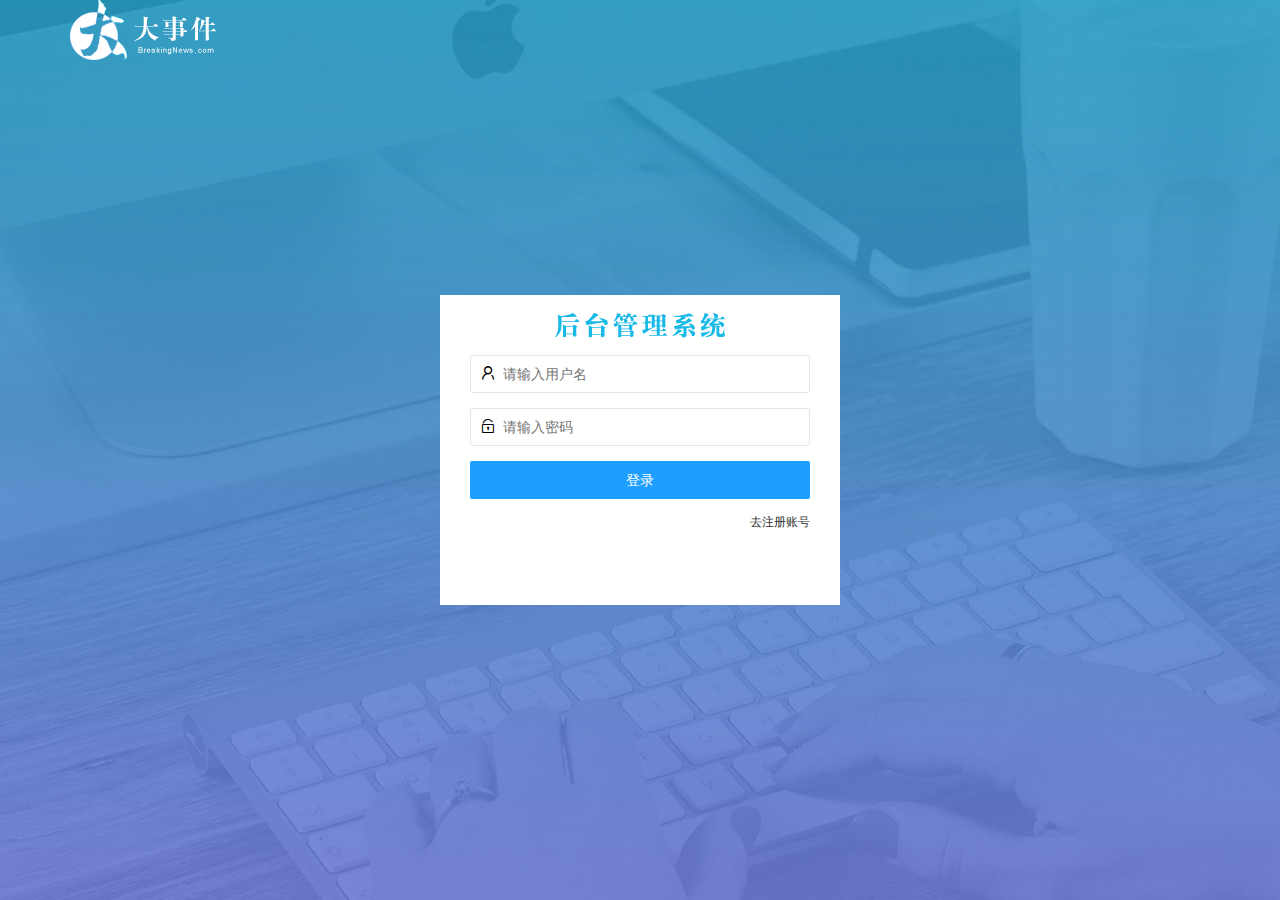
<file: login.html>
<!DOCTYPE html>
<html lang="en">
  <head>
    <meta charset="UTF-8" />
    <meta http-equiv="X-UA-Compatible" content="IE=edge" />
    <meta name="viewport" content="width=device-width, initial-scale=1.0" />
    <title>大事件-登录</title>
    <!-- 导入 LayUI 样式 -->
    <link rel="stylesheet" href="/assets/lib/layui/css/layui.css" />
    <!-- 导入自定义样式 -->
    <link rel="stylesheet" href="/assets/css/login.css" />
    <script src="/assets/lib/layui/layui.all.js"></script>
    <script src="/assets/lib/jquery.js"></script>
    <script src="./assets/js/baseAPI.js"></script>
    <script src="/assets/js/login.js"></script>
  </head>
  <body>
    <!-- 头部 logo 区域 -->
    <div class="layui-main">
      <img src="/assets/images/logo.png" alt="" />
    </div>
    <!-- 登录注册区域 -->
    <div class="loginAndRegBox">
      <!-- 登录标题 -->
      <div class="title-box"></div>
      <!-- 登录 -->
      <div class="login-box">
        <form class="layui-form" id="form_login">
          <!-- 用户名 -->
          <div class="layui-form-item">
            <i class="layui-icon layui-icon-username"></i>
            <input
              type="text"
              name="username"
              required
              lay-verify="required"
              placeholder="请输入用户名"
              autocomplete="off"
              class="layui-input"
            />
          </div>

          <!-- 密码 -->
          <div class="layui-form-item">
            <i class="layui-icon layui-icon-password"></i>
            <input
              type="password"
              name="password"
              required
              lay-verify="required"
              placeholder="请输入密码"
              autocomplete="off"
              class="layui-input"
            />
          </div>

          <!-- 登录按钮 -->
          <div class="layui-form-item">
            <!-- 注意：表单提交按钮和普通按钮的区别，就是 lay-submit 属性 -->
            <button
              class="layui-btn layui-btn-normal layui-btn-fluid"
              lay-submit
            >
              登录
            </button>
          </div>
          <div class="layui-form-item link">
            <a href="javascript:;" id="link_reg">去注册账号</a>
          </div>
        </form>
      </div>
      <!-- 注册 -->
      <div class="reg-box">
        <form class="layui-form" id="form_reg">
          <!-- 用户名 -->
          <div class="layui-form-item">
            <i class="layui-icon layui-icon-username"></i>
            <input
              type="text"
              name="username"
              required
              lay-verify="required"
              placeholder="请输入用户名"
              autocomplete="off"
              class="layui-input"
            />
          </div>

          <!-- 密码 -->
          <div class="layui-form-item">
            <i class="layui-icon layui-icon-password"></i>
            <input
              type="password"
              name="password"
              required
              lay-verify="required|pwd"
              placeholder="请输入密码"
              autocomplete="off"
              class="layui-input"
            />
          </div>

          <!-- 确认密码 -->
          <div class="layui-form-item">
            <i class="layui-icon layui-icon-password"></i>
            <input
              type="password"
              name="repassword"
              required
              lay-verify="required|pwd|repwd"
              placeholder="再次确认密码"
              autocomplete="off"
              class="layui-input"
            />
          </div>

          <!-- 注册按钮 -->
          <div class="layui-form-item">
            <!-- 注意：表单提交按钮和普通按钮的区别，就是 lay-submit 属性 -->
            <button
              class="layui-btn layui-btn-normal layui-btn-fluid"
              lay-submit
            >
              注册
            </button>
          </div>
          <div class="layui-form-item link">
            <a href="javascript:;" id="link_login">去登录</a>
          </div>
        </form>
      </div>
    </div>
  </body>
</html>
</file>
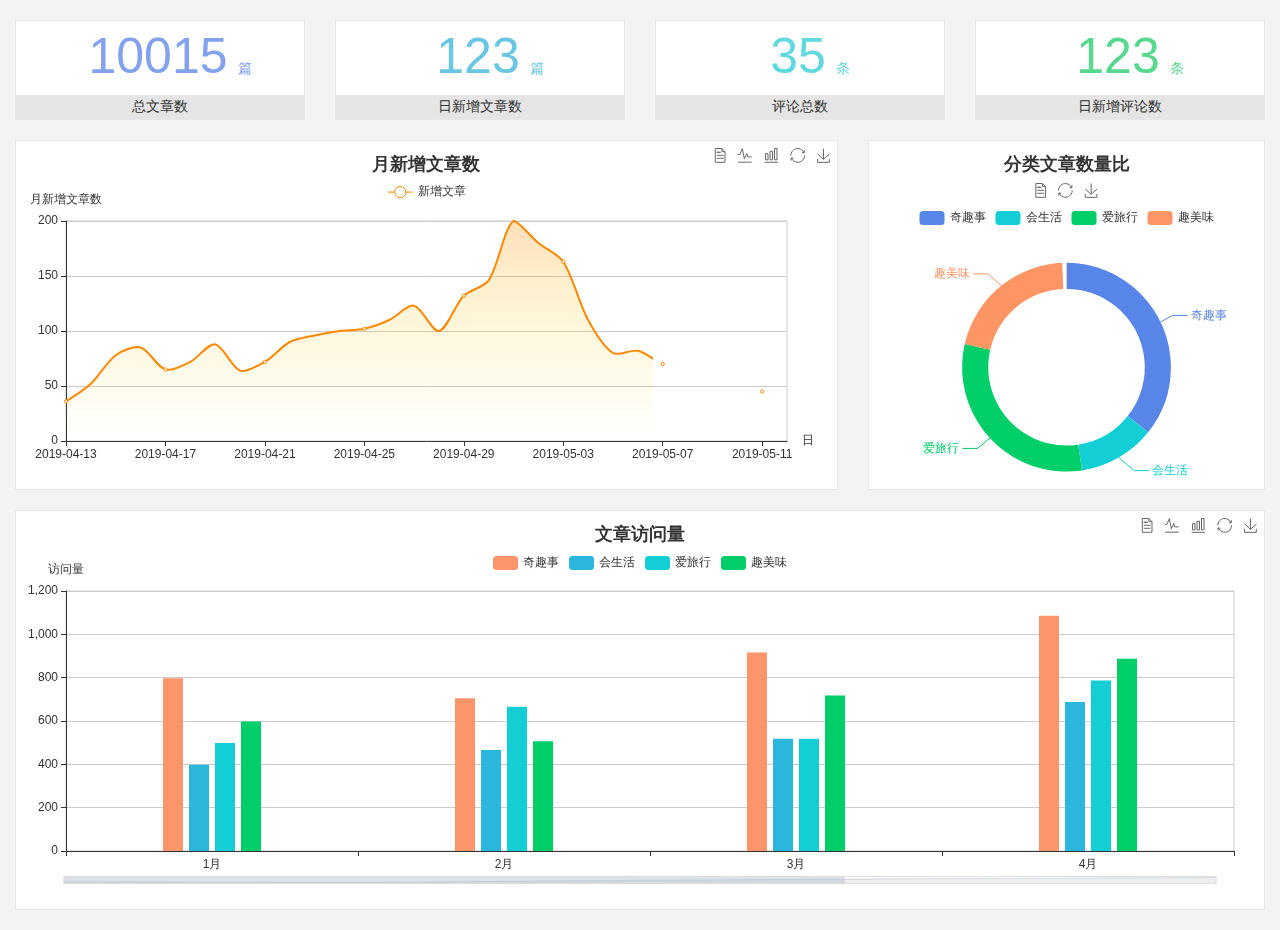
<file: home/dashboard.html>
<!DOCTYPE html>
<html lang="en">

<head>
  <meta charset="UTF-8">
  <meta name="viewport" content="width=device-width, initial-scale=1.0">
  <meta http-equiv="X-UA-Compatible" content="ie=edge">
  <title>图表统计</title>
  <link rel="stylesheet" href="../../assets/lib/bootstrap.css" />
  <link rel="stylesheet" href="../../assets/lib/main.css" />
  <script src="../../assets/lib/jquery.js"></script>
  <script type="text/javascript" src="../../assets/lib/echarts.min.js"></script>
</head>

<body>
  <div class="container-fluid">
    <div class="row spannel_list">
      <div class="col-sm-3 col-xs-6">
        <div class="spannel">
          <em>10015</em><span>篇</span>
          <b>总文章数</b>
        </div>
      </div>
      <div class="col-sm-3 col-xs-6">
        <div class="spannel scolor01">
          <em>123</em><span>篇</span>
          <b>日新增文章数</b>
        </div>
      </div>
      <div class="col-sm-3 col-xs-6">
        <div class="spannel scolor02">
          <em>35</em><span>条</span>
          <b>评论总数</b>
        </div>
      </div>
      <div class="col-sm-3 col-xs-6">
        <div class="spannel scolor03">
          <em>123</em><span>条</span>
          <b>日新增评论数</b>
        </div>
      </div>
    </div>
  </div>

  <div class="container-fluid">
    <div class="row curve-pie">
      <div class="col-lg-8 col-md-8">
        <div class="gragh_pannel" id="curve_show"></div>
      </div>
      <div class="col-lg-4 col-md-4">
        <div class="gragh_pannel" id="pie_show"></div>
      </div>
    </div>
  </div>

  <div class="container-fluid">
    <div class="column_pannel" id="column_show"></div>
  </div>

  <script>
    var oChart = echarts.init(document.getElementById('curve_show'));
    var aList_all = [
      { 'count': 36, 'date': '2019-04-13' },
      { 'count': 52, 'date': '2019-04-14' },
      { 'count': 78, 'date': '2019-04-15' },
      { 'count': 85, 'date': '2019-04-16' },
      { 'count': 65, 'date': '2019-04-17' },
      { 'count': 72, 'date': '2019-04-18' },
      { 'count': 88, 'date': '2019-04-19' },
      { 'count': 64, 'date': '2019-04-20' },
      { 'count': 72, 'date': '2019-04-21' },
      { 'count': 90, 'date': '2019-04-22' },
      { 'count': 96, 'date': '2019-04-23' },
      { 'count': 100, 'date': '2019-04-24' },
      { 'count': 102, 'date': '2019-04-25' },
      { 'count': 110, 'date': '2019-04-26' },
      { 'count': 123, 'date': '2019-04-27' },
      { 'count': 100, 'date': '2019-04-28' },
      { 'count': 132, 'date': '2019-04-29' },
      { 'count': 146, 'date': '2019-04-30' },
      { 'count': 200, 'date': '2019-05-01' },
      { 'count': 180, 'date': '2019-05-02' },
      { 'count': 163, 'date': '2019-05-03' },
      { 'count': 110, 'date': '2019-05-04' },
      { 'count': 80, 'date': '2019-05-05' },
      { 'count': 82, 'date': '2019-05-06' },
      { 'count': 70, 'date': '2019-05-07' },
      { 'count': 65, 'date': '2019-05-08' },
      { 'count': 54, 'date': '2019-05-09' },
      { 'count': 40, 'date': '2019-05-10' },
      { 'count': 45, 'date': '2019-05-11' },
      { 'count': 38, 'date': '2019-05-12' },
    ];

    let aCount = [];
    let aDate = [];

    for (var i = 0; i < aList_all.length; i++) {
      aCount.push(aList_all[i].count);
      aDate.push(aList_all[i].date);
    }

    var chartopt = {
      title: {
        text: '月新增文章数',
        left: 'center',
        top: '10'
      },
      tooltip: {
        trigger: 'axis'
      },
      legend: {
        data: ['新增文章'],
        top: '40'
      },
      toolbox: {
        show: true,
        feature: {
          mark: { show: true },
          dataView: { show: true, readOnly: false },
          magicType: { show: true, type: ['line', 'bar'] },
          restore: { show: true },
          saveAsImage: { show: true }
        }
      },
      calculable: true,
      xAxis: [
        {
          name: '日',
          type: 'category',
          boundaryGap: false,
          data: aDate
        }
      ],
      yAxis: [
        {
          name: '月新增文章数',
          type: 'value'
        }
      ],
      series: [
        {
          name: '新增文章',
          type: 'line',
          smooth: true,
          itemStyle: { normal: { areaStyle: { type: 'default' }, color: '#f80' }, lineStyle: { color: '#f80' } },
          data: aCount
        }],
      areaStyle: {
        normal: {
          color: new echarts.graphic.LinearGradient(0, 0, 0, 1, [{
            offset: 0,
            color: 'rgba(255,136,0,0.39)'
          }, {
            offset: .34,
            color: 'rgba(255,180,0,0.25)'
          }, {
            offset: 1,
            color: 'rgba(255,222,0,0.00)'
          }])

        }
      },
      grid: {
        show: true,
        x: 50,
        x2: 50,
        y: 80,
        height: 220
      }
    };

    oChart.setOption(chartopt);


    var oPie = echarts.init(document.getElementById('pie_show'));
    var oPieopt =
    {
      title: {
        top: 10,
        text: '分类文章数量比',
        x: 'center'
      },
      tooltip: {
        trigger: 'item',
        formatter: "{a} <br/>{b} : {c} ({d}%)"
      },
      color: ['#5885e8', '#13cfd5', '#00ce68', '#ff9565'],
      legend: {
        x: 'center',
        top: 65,
        data: ['奇趣事', '会生活', '爱旅行', '趣美味']
      },
      toolbox: {
        show: true,
        x: 'center',
        top: 35,
        feature: {
          mark: { show: true },
          dataView: { show: true, readOnly: false },
          magicType: {
            show: true,
            type: ['pie', 'funnel'],
            option: {
              funnel: {
                x: '25%',
                width: '50%',
                funnelAlign: 'left',
                max: 1548
              }
            }
          },
          restore: { show: true },
          saveAsImage: { show: true }
        }
      },
      calculable: true,
      series: [
        {
          name: '访问来源',
          type: 'pie',
          radius: ['45%', '60%'],
          center: ['50%', '65%'],
          data: [
            { value: 300, name: '奇趣事' },
            { value: 100, name: '会生活' },
            { value: 260, name: '爱旅行' },
            { value: 180, name: '趣美味' }
          ]
        }
      ]
    };
    oPie.setOption(oPieopt);



    var oColumn = this.echarts.init(document.getElementById('column_show'));
    var oColumnopt =
    {
      title: {
        text: '文章访问量',
        left: 'center',
        top: '10'
      },
      tooltip: {
        trigger: 'axis'
      },
      legend: {
        data: ['奇趣事', '会生活', '爱旅行', '趣美味'],
        top: '40'
      },
      toolbox: {
        show: true,
        feature: {
          mark: { show: true },
          dataView: { show: true, readOnly: false },
          magicType: { show: true, type: ['line', 'bar'] },
          restore: { show: true },
          saveAsImage: { show: true }
        }
      },
      calculable: true,
      xAxis: [
        {
          type: 'category',
          data: ['1月', '2月', '3月', '4月', '5月']
        }
      ],
      yAxis: [
        {
          name: '访问量',
          type: 'value'
        }
      ],
      series: [
        {
          name: '奇趣事',
          type: 'bar',
          barWidth: 20,
          itemStyle: {
            normal: { areaStyle: { type: 'default' }, color: '#fd956a' }
          },
          data: [800, 708, 920, 1090, 1200]
        },
        {
          name: '会生活',
          type: 'bar',
          barWidth: 20,
          itemStyle: {
            normal: { areaStyle: { type: 'default' }, color: '#2bb6db' }
          },
          data: [400, 468, 520, 690, 800]
        },
        {
          name: '爱旅行',
          type: 'bar',
          barWidth: 20,
          itemStyle: {
            normal: { areaStyle: { type: 'default' }, color: '#13cfd5' }
          },
          data: [500, 668, 520, 790, 900]
        },
        {
          name: '趣美味',
          type: 'bar',
          barWidth: 20,
          itemStyle: {
            normal: { areaStyle: { type: 'default' }, color: '#00ce68' }
          },
          data: [600, 508, 720, 890, 1000]
        }
      ],
      grid: {
        show: true,
        x: 50,
        x2: 30,
        y: 80,
        height: 260
      },
      dataZoom: [//给x轴设置滚动条
        {
          start: 0,//默认为0
          end: 100 - 1000 / 31,//默认为100
          type: 'slider',
          show: true,
          xAxisIndex: [0],
          handleSize: 0,//滑动条的 左右2个滑动条的大小
          height: 8,//组件高度
          left: 45, //左边的距离
          right: 50,//右边的距离
          bottom: 26,//右边的距离
          handleColor: '#ddd',//h滑动图标的颜色
          handleStyle: {
            borderColor: "#cacaca",
            borderWidth: "1",
            shadowBlur: 2,
            background: "#ddd",
            shadowColor: "#ddd",
          }
        }]
    };
    oColumn.setOption(oColumnopt);
  </script>
</body>

</html>
</file>
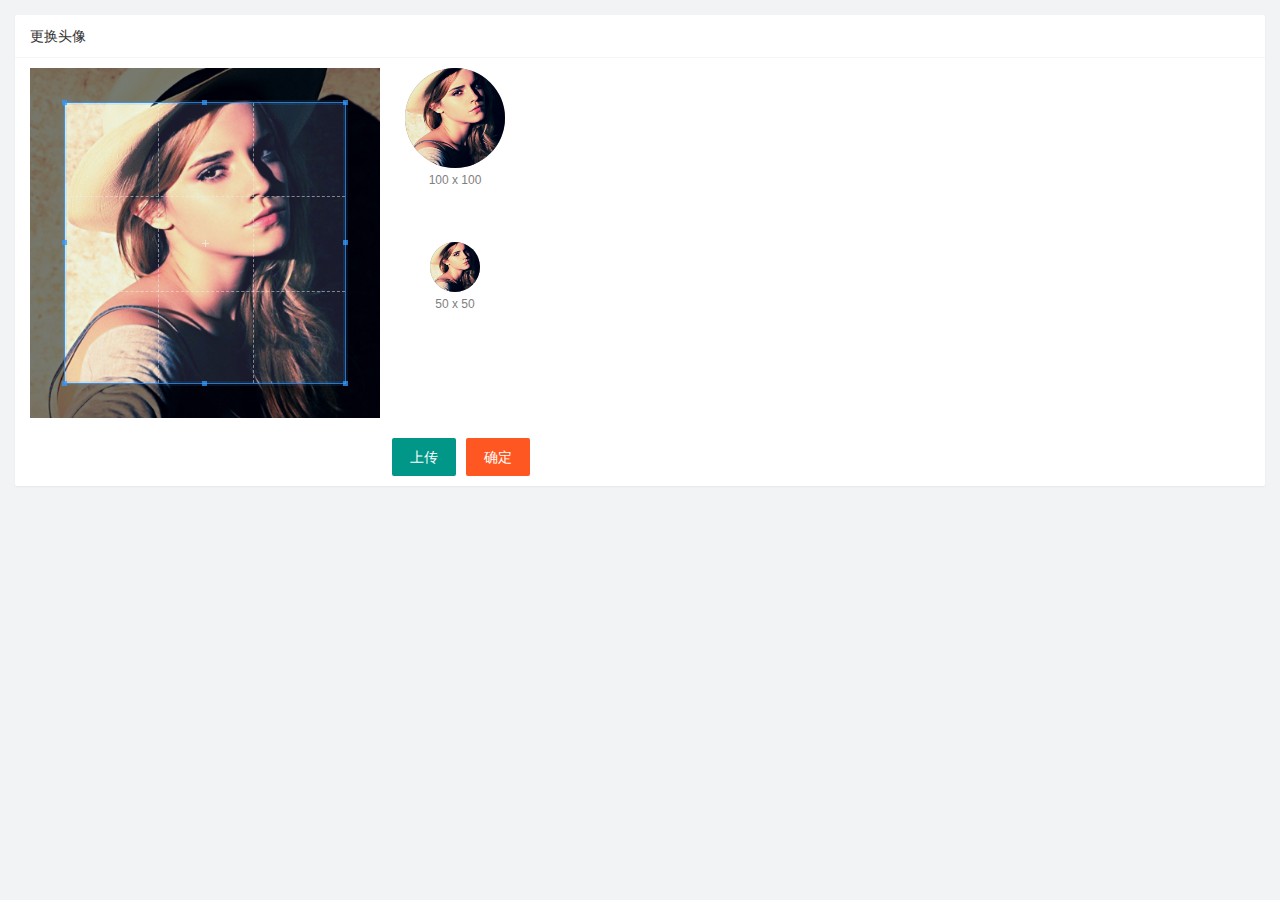
<file: user/user_avatar.html>
<!DOCTYPE html>
<html lang="en">
  <head>
    <meta charset="UTF-8" />
    <meta http-equiv="X-UA-Compatible" content="IE=edge" />
    <meta name="viewport" content="width=device-width, initial-scale=1.0" />
    <title>Document</title>
    <link rel="stylesheet" href="/assets/lib/cropper/cropper.css" />
    <link rel="stylesheet" href="/assets/lib/layui/css/layui.css" />
    <link rel="stylesheet" href="/assets/css/user/user_avatar.css" />
  </head>
  <body>
    <div class="layui-card">
      <div class="layui-card-header">更换头像</div>
      <div class="layui-card-body">
        <!-- 第一行的图片裁剪和预览区域 -->
        <div class="row1">
          <!-- 图片裁剪区域 -->
          <div class="cropper-box">
            <!-- 这个 img 标签很重要，将来会把它初始化为裁剪区域 -->
            <img id="image" src="/assets/images/sample.jpg" />
          </div>
          <!-- 图片的预览区域 -->
          <div class="preview-box">
            <div>
              <!-- 宽高为 100px 的预览区域 -->
              <div class="img-preview w100"></div>
              <p class="size">100 x 100</p>
            </div>
            <div>
              <!-- 宽高为 50px 的预览区域 -->
              <div class="img-preview w50"></div>
              <p class="size">50 x 50</p>
            </div>
          </div>
        </div>
        <!-- 第二行的按钮区域 -->
        <div class="row2">
            <input type="file" name="" id="files">
          <button type="button" class="layui-btn" id="layui-btn">上传</button>
          <button type="button" class="layui-btn layui-btn-danger" id="btnRequier">确定</button>
        </div>
      </div>
    </div>
    <script src="/assets/lib/layui/layui.all.js"></script>
    <script src="/assets/lib/jquery.js"></script>
    <script src="/assets/lib/cropper/Cropper.js"></script>
    <script src="/assets/lib/cropper/jquery-cropper.js"></script>
    <script src="/assets/js/baseAPI.js"></script>
    <script src="/assets/js/user/useravatar.js"></script>
  </body>
</html>
</file>
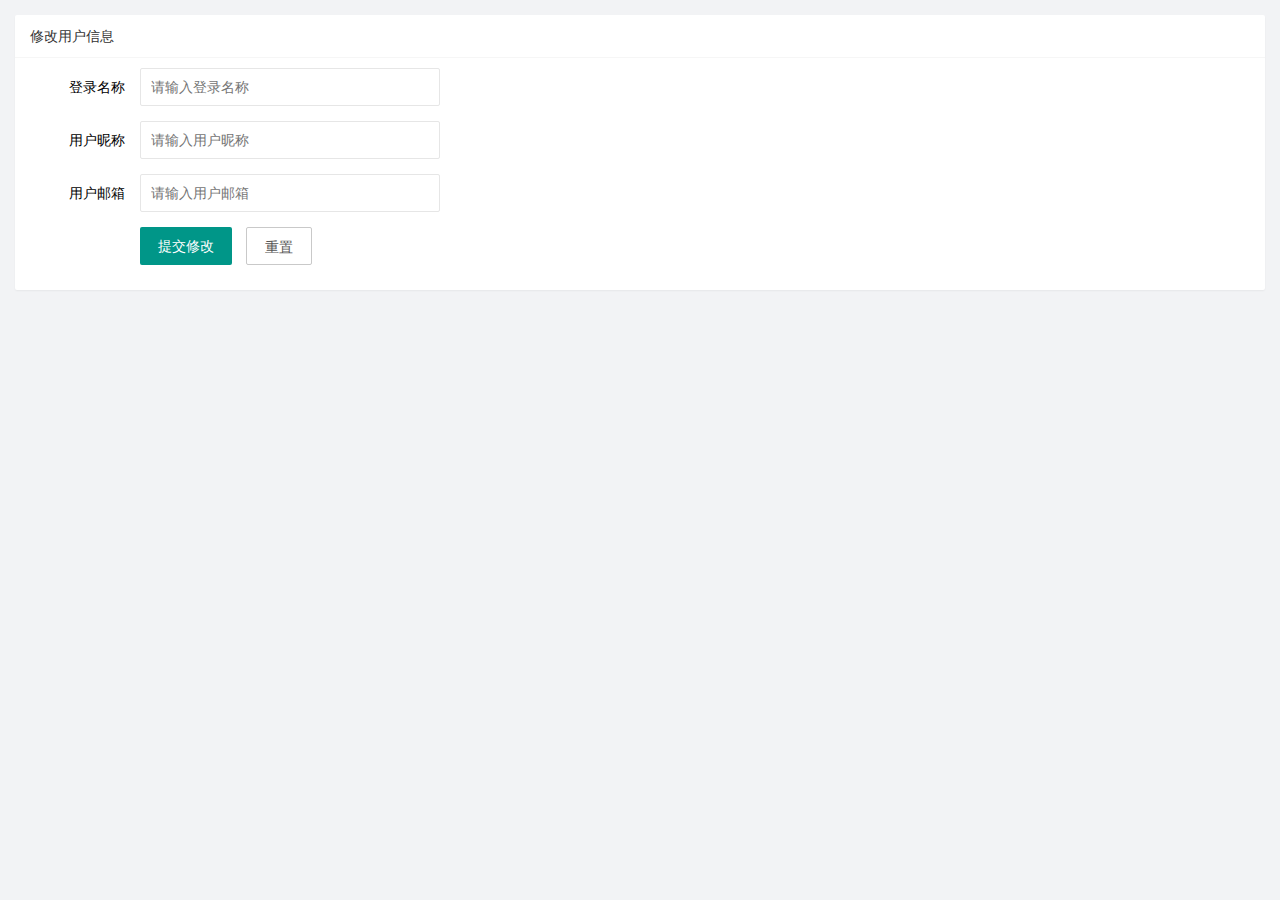
<file: user/user_info.html>
<!DOCTYPE html>
<html lang="en">
  <head>
    <meta charset="UTF-8" />
    <meta http-equiv="X-UA-Compatible" content="IE=edge" />
    <meta name="viewport" content="width=device-width, initial-scale=1.0" />
    <title>Document</title>
    <link rel="stylesheet" href="/assets/lib/layui/css/layui.css" />
    <link rel="stylesheet" href="/assets/css/user/user_info.css" />
  </head>
  <body>
    <div class="layui-card">
      <div class="layui-card-header">修改用户信息</div>
      <div class="layui-card-body">
        <!-- form 表单 -->
        <form class="layui-form" action="" lay-filter="formUserInfo">
          <!-- 隐藏域 -->
          <input type="hidden" name='id'/>
          <div class="layui-form-item">
            <label class="layui-form-label">登录名称</label>
            <div class="layui-input-block">
              <input
                type="text"
                name="username"
                required
                readonly
                lay-verify="required"
                placeholder="请输入登录名称"
                autocomplete="off"
                class="layui-input"
              />
            </div>
          </div>
          <div class="layui-form-item">
            <label class="layui-form-label">用户昵称</label>
            <div class="layui-input-block">
              <input
                type="text"
                name="nickname"
                required
                lay-verify="required|nickname"
                placeholder="请输入用户昵称"
                autocomplete="off"
                class="layui-input"
              />
            </div>
          </div>
          <div class="layui-form-item">
            <label class="layui-form-label">用户邮箱</label>
            <div class="layui-input-block">
              <input
                type="text"
                name="email"
                required
                lay-verify="required|email"
                placeholder="请输入用户邮箱"
                autocomplete="off"
                class="layui-input"
              />
            </div>
          </div>
          <div class="layui-form-item">
            <div class="layui-input-block">
              <button class="layui-btn" lay-submit lay-filter="formDemo">
                提交修改
              </button>
              <button type="reset" class="layui-btn layui-btn-primary" id="btnReset">
                重置
              </button>
            </div>
          </div>
        </form>
      </div>
    </div>
    <script src="/assets/lib/layui/layui.all.js"></script>
    <script src="/assets/lib/jquery.js"></script>
    <script src="/assets/js/baseAPI.js"></script>
    <script src="/assets/js/user/user_info.js"></script>
  </body>
</html>
</file>
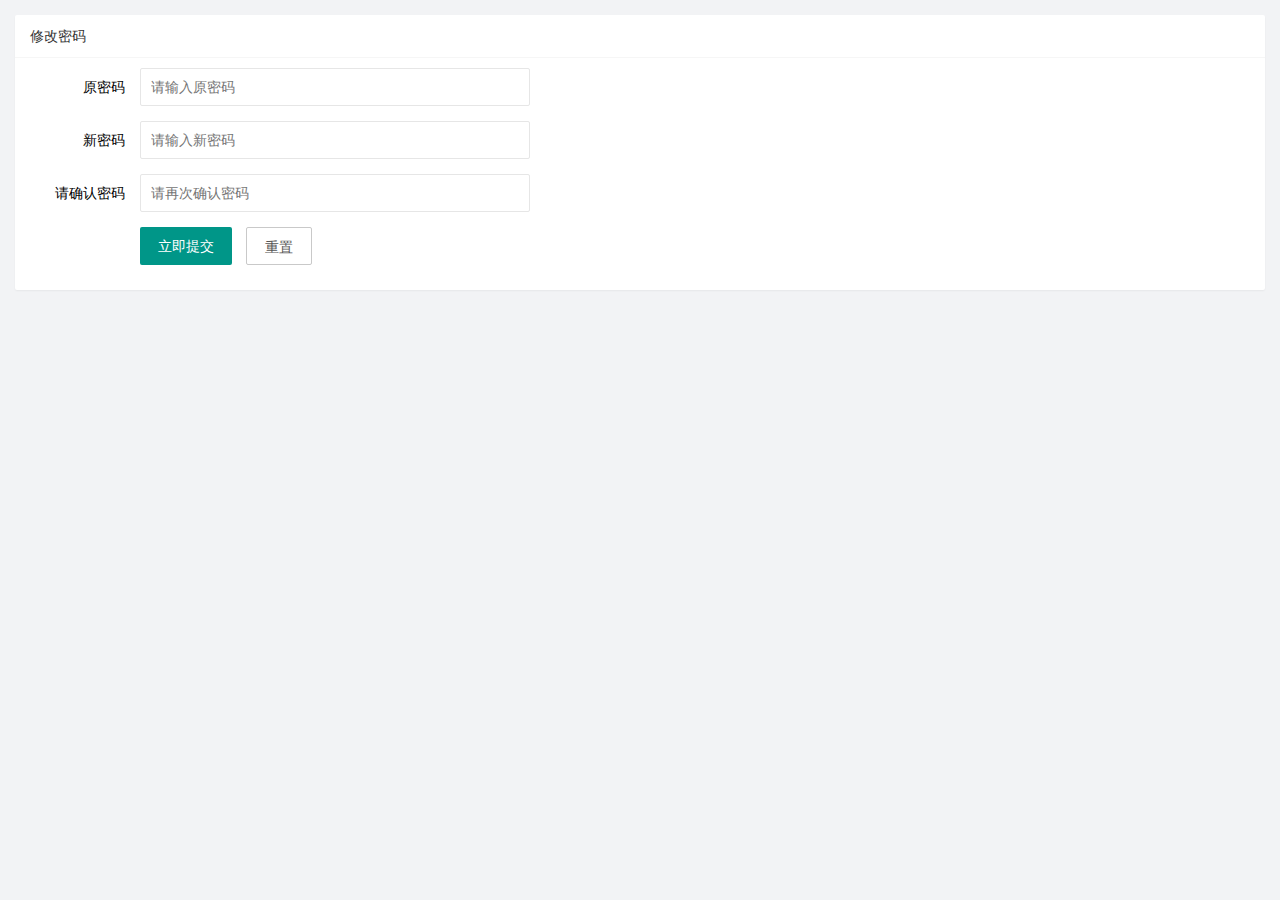
<file: user/user_pwd.html>
<!DOCTYPE html>
<html lang="en">
  <head>
    <meta charset="UTF-8" />
    <meta http-equiv="X-UA-Compatible" content="IE=edge" />
    <meta name="viewport" content="width=device-width, initial-scale=1.0" />
    <title>Document</title>
    <link rel="stylesheet" href="/assets/lib/layui/css/layui.css" />
    <link rel="stylesheet" href="/assets/css/user/user_pwd.css" />
  </head>
  <body>
    <div class="layui-card">
      <div class="layui-card-header">修改密码</div>
      <div class="layui-card-body">
        <form class="layui-form" action="">
          <div class="layui-form-item">
            <label class="layui-form-label">原密码</label>
            <div class="layui-input-block">
              <input
                type="password"
                name="oldPwd"
                required
                lay-verify="required|pwd"
                placeholder="请输入原密码"
                autocomplete="off"
                class="layui-input"
              />
            </div>
          </div>
          <div class="layui-form-item">
            <label class="layui-form-label">新密码</label>
            <div class="layui-input-block">
              <input
                type="password"
                name="newPwd"
                required
                lay-verify="required|pwd|samePwd"
                placeholder="请输入新密码"
                autocomplete="off"
                class="layui-input"
              />
            </div>
          </div>
          <div class="layui-form-item">
            <label class="layui-form-label">请确认密码</label>
            <div class="layui-input-block">
              <input
                type="password"
                name="rePwd"
                required
                lay-verify="required|pwd|rePwd"
                placeholder="请再次确认密码"
                autocomplete="off"
                class="layui-input"
              />
            </div>
          </div>
          <div class="layui-form-item">
            <div class="layui-input-block">
              <button class="layui-btn" lay-submit lay-filter="formDemo">
                立即提交
              </button>
              <button type="reset" class="layui-btn layui-btn-primary">
                重置
              </button>
            </div>
          </div>
        </form>
      </div>
    </div>
    <!-- 导入 layui 的 js -->
    <script src="/assets/lib/layui/layui.all.js"></script>
    <!-- 导入 jQuery -->
    <script src="/assets/lib/jquery.js"></script>
    <!-- 导入 baseAPI -->
    <script src="/assets/js/baseAPI.js"></script>
    <!-- 导入自己的 js -->
    <script src="/assets/js/user/user_pwd.js"></script>
  </body>
</html>
</file>
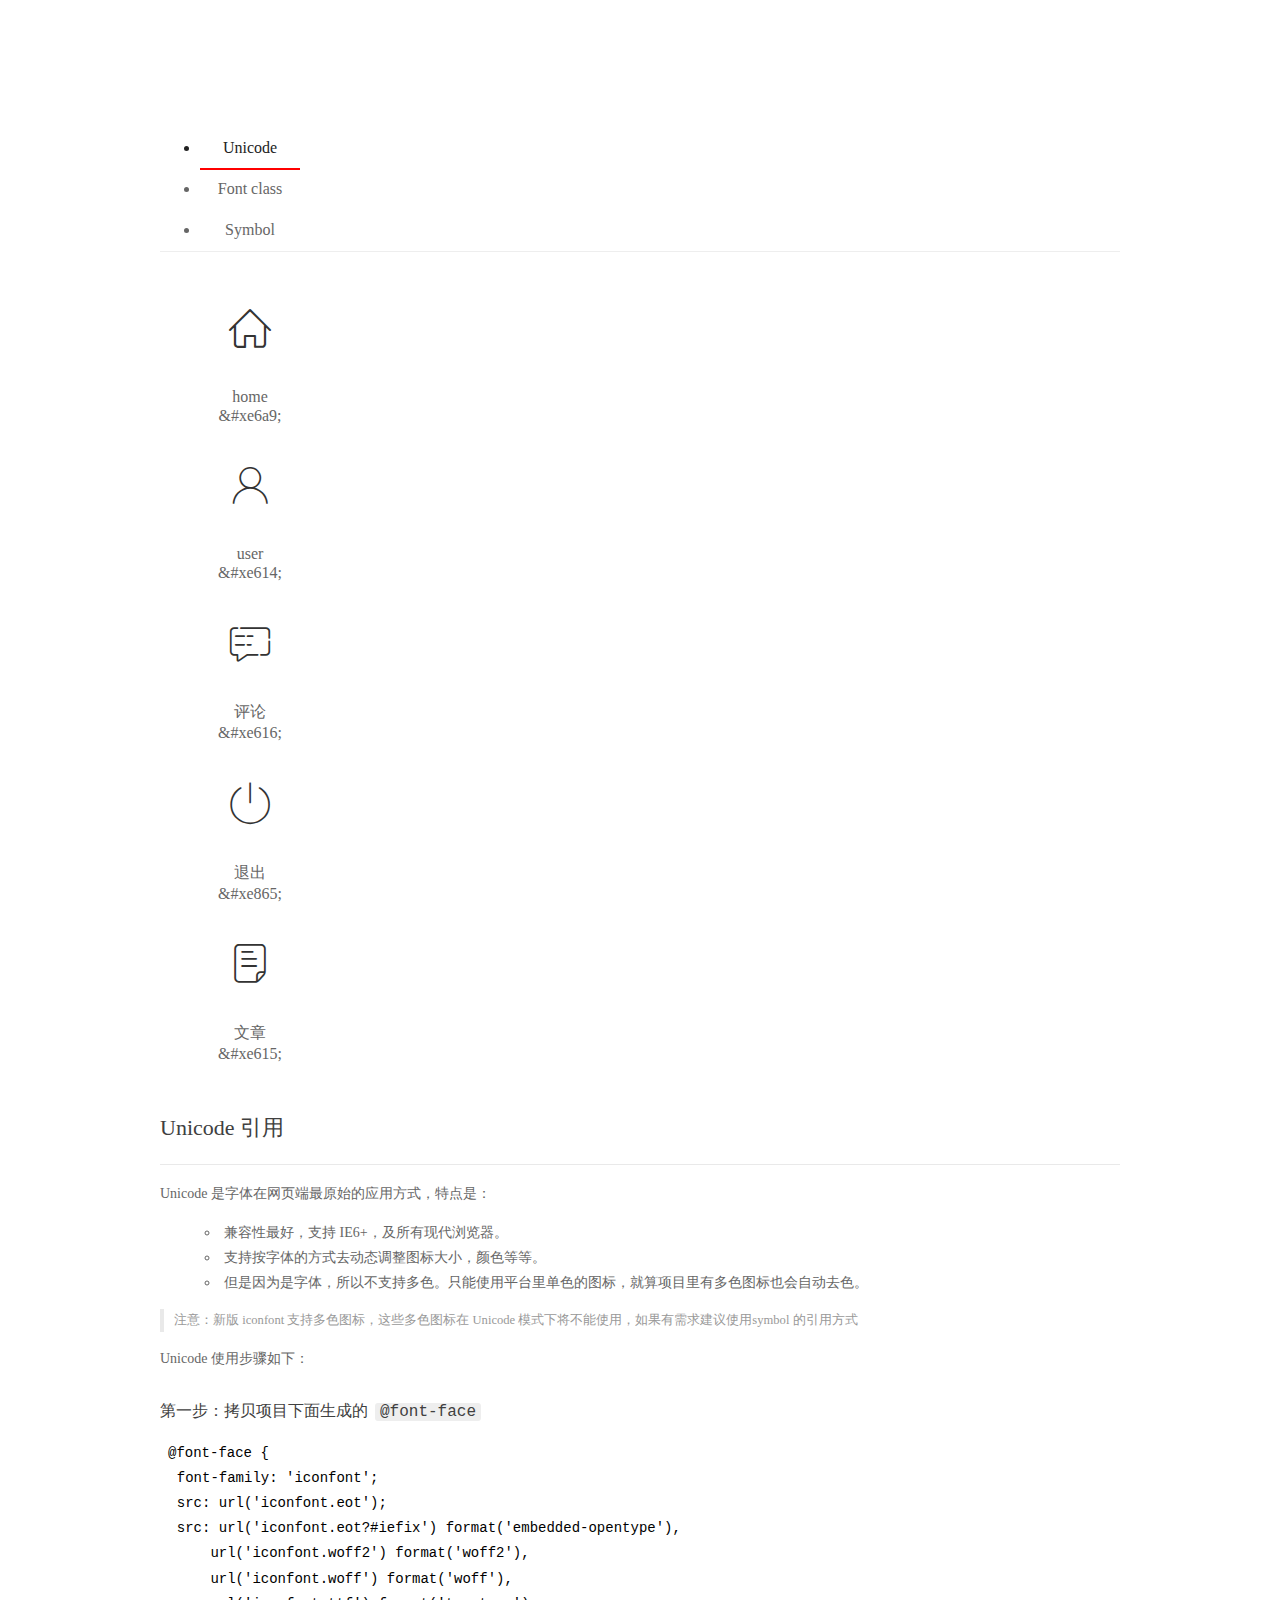
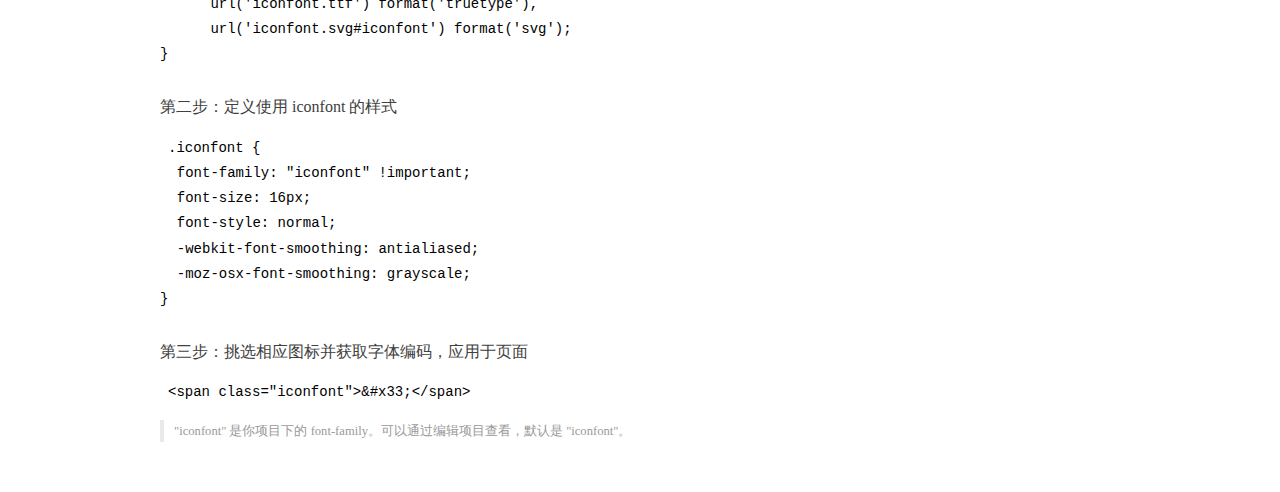
<file: assets/fonts/demo_index.html>
<!DOCTYPE html>
<html>
<head>
  <meta charset="utf-8"/>
  <title>IconFont Demo</title>
  <link rel="shortcut icon" href="https://gtms04.alicdn.com/tps/i4/TB1_oz6GVXXXXaFXpXXJDFnIXXX-64-64.ico" type="image/x-icon"/>
  <link rel="stylesheet" href="https://g.alicdn.com/thx/cube/1.3.2/cube.min.css">
  <link rel="stylesheet" href="demo.css">
  <link rel="stylesheet" href="iconfont.css">
  <script src="iconfont.js"></script>
  <!-- jQuery -->
  <script src="https://a1.alicdn.com/oss/uploads/2018/12/26/7bfddb60-08e8-11e9-9b04-53e73bb6408b.js"></script>
  <!-- 代码高亮 -->
  <script src="https://a1.alicdn.com/oss/uploads/2018/12/26/a3f714d0-08e6-11e9-8a15-ebf944d7534c.js"></script>
</head>
<body>
  <div class="main">
    <h1 class="logo"><a href="https://www.iconfont.cn/" title="iconfont 首页" target="_blank">&#xe86b;</a></h1>
    <div class="nav-tabs">
      <ul id="tabs" class="dib-box">
        <li class="dib active"><span>Unicode</span></li>
        <li class="dib"><span>Font class</span></li>
        <li class="dib"><span>Symbol</span></li>
      </ul>
      
    </div>
    <div class="tab-container">
      <div class="content unicode" style="display: block;">
          <ul class="icon_lists dib-box">
          
            <li class="dib">
              <span class="icon iconfont">&#xe6a9;</span>
                <div class="name">home</div>
                <div class="code-name">&amp;#xe6a9;</div>
              </li>
          
            <li class="dib">
              <span class="icon iconfont">&#xe614;</span>
                <div class="name">user</div>
                <div class="code-name">&amp;#xe614;</div>
              </li>
          
            <li class="dib">
              <span class="icon iconfont">&#xe616;</span>
                <div class="name">评论</div>
                <div class="code-name">&amp;#xe616;</div>
              </li>
          
            <li class="dib">
              <span class="icon iconfont">&#xe865;</span>
                <div class="name">退出</div>
                <div class="code-name">&amp;#xe865;</div>
              </li>
          
            <li class="dib">
              <span class="icon iconfont">&#xe615;</span>
                <div class="name">文章</div>
                <div class="code-name">&amp;#xe615;</div>
              </li>
          
          </ul>
          <div class="article markdown">
          <h2 id="unicode-">Unicode 引用</h2>
          <hr>

          <p>Unicode 是字体在网页端最原始的应用方式，特点是：</p>
          <ul>
            <li>兼容性最好，支持 IE6+，及所有现代浏览器。</li>
            <li>支持按字体的方式去动态调整图标大小，颜色等等。</li>
            <li>但是因为是字体，所以不支持多色。只能使用平台里单色的图标，就算项目里有多色图标也会自动去色。</li>
          </ul>
          <blockquote>
            <p>注意：新版 iconfont 支持多色图标，这些多色图标在 Unicode 模式下将不能使用，如果有需求建议使用symbol 的引用方式</p>
          </blockquote>
          <p>Unicode 使用步骤如下：</p>
          <h3 id="-font-face">第一步：拷贝项目下面生成的 <code>@font-face</code></h3>
<pre><code class="language-css"
>@font-face {
  font-family: 'iconfont';
  src: url('iconfont.eot');
  src: url('iconfont.eot?#iefix') format('embedded-opentype'),
      url('iconfont.woff2') format('woff2'),
      url('iconfont.woff') format('woff'),
      url('iconfont.ttf') format('truetype'),
      url('iconfont.svg#iconfont') format('svg');
}
</code></pre>
          <h3 id="-iconfont-">第二步：定义使用 iconfont 的样式</h3>
<pre><code class="language-css"
>.iconfont {
  font-family: "iconfont" !important;
  font-size: 16px;
  font-style: normal;
  -webkit-font-smoothing: antialiased;
  -moz-osx-font-smoothing: grayscale;
}
</code></pre>
          <h3 id="-">第三步：挑选相应图标并获取字体编码，应用于页面</h3>
<pre>
<code class="language-html"
>&lt;span class="iconfont"&gt;&amp;#x33;&lt;/span&gt;
</code></pre>
          <blockquote>
            <p>"iconfont" 是你项目下的 font-family。可以通过编辑项目查看，默认是 "iconfont"。</p>
          </blockquote>
          </div>
      </div>
      <div class="content font-class">
        <ul class="icon_lists dib-box">
          
          <li class="dib">
            <span class="icon iconfont icon-home"></span>
            <div class="name">
              home
            </div>
            <div class="code-name">.icon-home
            </div>
          </li>
          
          <li class="dib">
            <span class="icon iconfont icon-user"></span>
            <div class="name">
              user
            </div>
            <div class="code-name">.icon-user
            </div>
          </li>
          
          <li class="dib">
            <span class="icon iconfont icon-pinglun"></span>
            <div class="name">
              评论
            </div>
            <div class="code-name">.icon-pinglun
            </div>
          </li>
          
          <li class="dib">
            <span class="icon iconfont icon-tuichu"></span>
            <div class="name">
              退出
            </div>
            <div class="code-name">.icon-tuichu
            </div>
          </li>
          
          <li class="dib">
            <span class="icon iconfont icon-16"></span>
            <div class="name">
              文章
            </div>
            <div class="code-name">.icon-16
            </div>
          </li>
          
        </ul>
        <div class="article markdown">
        <h2 id="font-class-">font-class 引用</h2>
        <hr>

        <p>font-class 是 Unicode 使用方式的一种变种，主要是解决 Unicode 书写不直观，语意不明确的问题。</p>
        <p>与 Unicode 使用方式相比，具有如下特点：</p>
        <ul>
          <li>兼容性良好，支持 IE8+，及所有现代浏览器。</li>
          <li>相比于 Unicode 语意明确，书写更直观。可以很容易分辨这个 icon 是什么。</li>
          <li>因为使用 class 来定义图标，所以当要替换图标时，只需要修改 class 里面的 Unicode 引用。</li>
          <li>不过因为本质上还是使用的字体，所以多色图标还是不支持的。</li>
        </ul>
        <p>使用步骤如下：</p>
        <h3 id="-fontclass-">第一步：引入项目下面生成的 fontclass 代码：</h3>
<pre><code class="language-html">&lt;link rel="stylesheet" href="./iconfont.css"&gt;
</code></pre>
        <h3 id="-">第二步：挑选相应图标并获取类名，应用于页面：</h3>
<pre><code class="language-html">&lt;span class="iconfont icon-xxx"&gt;&lt;/span&gt;
</code></pre>
        <blockquote>
          <p>"
            iconfont" 是你项目下的 font-family。可以通过编辑项目查看，默认是 "iconfont"。</p>
        </blockquote>
      </div>
      </div>
      <div class="content symbol">
          <ul class="icon_lists dib-box">
          
            <li class="dib">
                <svg class="icon svg-icon" aria-hidden="true">
                  <use xlink:href="#icon-home"></use>
                </svg>
                <div class="name">home</div>
                <div class="code-name">#icon-home</div>
            </li>
          
            <li class="dib">
                <svg class="icon svg-icon" aria-hidden="true">
                  <use xlink:href="#icon-user"></use>
                </svg>
                <div class="name">user</div>
                <div class="code-name">#icon-user</div>
            </li>
          
            <li class="dib">
                <svg class="icon svg-icon" aria-hidden="true">
                  <use xlink:href="#icon-pinglun"></use>
                </svg>
                <div class="name">评论</div>
                <div class="code-name">#icon-pinglun</div>
            </li>
          
            <li class="dib">
                <svg class="icon svg-icon" aria-hidden="true">
                  <use xlink:href="#icon-tuichu"></use>
                </svg>
                <div class="name">退出</div>
                <div class="code-name">#icon-tuichu</div>
            </li>
          
            <li class="dib">
                <svg class="icon svg-icon" aria-hidden="true">
                  <use xlink:href="#icon-16"></use>
                </svg>
                <div class="name">文章</div>
                <div class="code-name">#icon-16</div>
            </li>
          
          </ul>
          <div class="article markdown">
          <h2 id="symbol-">Symbol 引用</h2>
          <hr>

          <p>这是一种全新的使用方式，应该说这才是未来的主流，也是平台目前推荐的用法。相关介绍可以参考这篇<a href="">文章</a>
            这种用法其实是做了一个 SVG 的集合，与另外两种相比具有如下特点：</p>
          <ul>
            <li>支持多色图标了，不再受单色限制。</li>
            <li>通过一些技巧，支持像字体那样，通过 <code>font-size</code>, <code>color</code> 来调整样式。</li>
            <li>兼容性较差，支持 IE9+，及现代浏览器。</li>
            <li>浏览器渲染 SVG 的性能一般，还不如 png。</li>
          </ul>
          <p>使用步骤如下：</p>
          <h3 id="-symbol-">第一步：引入项目下面生成的 symbol 代码：</h3>
<pre><code class="language-html">&lt;script src="./iconfont.js"&gt;&lt;/script&gt;
</code></pre>
          <h3 id="-css-">第二步：加入通用 CSS 代码（引入一次就行）：</h3>
<pre><code class="language-html">&lt;style&gt;
.icon {
  width: 1em;
  height: 1em;
  vertical-align: -0.15em;
  fill: currentColor;
  overflow: hidden;
}
&lt;/style&gt;
</code></pre>
          <h3 id="-">第三步：挑选相应图标并获取类名，应用于页面：</h3>
<pre><code class="language-html">&lt;svg class="icon" aria-hidden="true"&gt;
  &lt;use xlink:href="#icon-xxx"&gt;&lt;/use&gt;
&lt;/svg&gt;
</code></pre>
          </div>
      </div>

    </div>
  </div>
  <script>
  $(document).ready(function () {
      $('.tab-container .content:first').show()

      $('#tabs li').click(function (e) {
        var tabContent = $('.tab-container .content')
        var index = $(this).index()

        if ($(this).hasClass('active')) {
          return
        } else {
          $('#tabs li').removeClass('active')
          $(this).addClass('active')

          tabContent.hide().eq(index).fadeIn()
        }
      })
    })
  </script>
</body>
</html>
</file>
<file: assets/lib/layui/css/layui.css>
/** layui-v2.5.5 MIT License By https://www.layui.com */
 .layui-inline,img{display:inline-block;vertical-align:middle}h1,h2,h3,h4,h5,h6{font-weight:400}.layui-edge,.layui-header,.layui-inline,.layui-main{position:relative}.layui-body,.layui-edge,.layui-elip{overflow:hidden}.layui-btn,.layui-edge,.layui-inline,img{vertical-align:middle}.layui-btn,.layui-disabled,.layui-icon,.layui-unselect{-moz-user-select:none;-webkit-user-select:none;-ms-user-select:none}.layui-elip,.layui-form-checkbox span,.layui-form-pane .layui-form-label{text-overflow:ellipsis;white-space:nowrap}.layui-breadcrumb,.layui-tree-btnGroup{visibility:hidden}blockquote,body,button,dd,div,dl,dt,form,h1,h2,h3,h4,h5,h6,input,li,ol,p,pre,td,textarea,th,ul{margin:0;padding:0;-webkit-tap-highlight-color:rgba(0,0,0,0)}a:active,a:hover{outline:0}img{border:none}li{list-style:none}table{border-collapse:collapse;border-spacing:0}h4,h5,h6{font-size:100%}button,input,optgroup,option,select,textarea{font-family:inherit;font-size:inherit;font-style:inherit;font-weight:inherit;outline:0}pre{white-space:pre-wrap;white-space:-moz-pre-wrap;white-space:-pre-wrap;white-space:-o-pre-wrap;word-wrap:break-word}body{line-height:24px;font:14px Helvetica Neue,Helvetica,PingFang SC,Tahoma,Arial,sans-serif}hr{height:1px;margin:10px 0;border:0;clear:both}a{color:#333;text-decoration:none}a:hover{color:#777}a cite{font-style:normal;*cursor:pointer}.layui-border-box,.layui-border-box *{box-sizing:border-box}.layui-box,.layui-box *{box-sizing:content-box}.layui-clear{clear:both;*zoom:1}.layui-clear:after{content:'\20';clear:both;*zoom:1;display:block;height:0}.layui-inline{*display:inline;*zoom:1}.layui-edge{display:inline-block;width:0;height:0;border-width:6px;border-style:dashed;border-color:transparent}.layui-edge-top{top:-4px;border-bottom-color:#999;border-bottom-style:solid}.layui-edge-right{border-left-color:#999;border-left-style:solid}.layui-edge-bottom{top:2px;border-top-color:#999;border-top-style:solid}.layui-edge-left{border-right-color:#999;border-right-style:solid}.layui-disabled,.layui-disabled:hover{color:#d2d2d2!important;cursor:not-allowed!important}.layui-circle{border-radius:100%}.layui-show{display:block!important}.layui-hide{display:none!important}@font-face{font-family:layui-icon;src:url(../font/iconfont.eot?v=250);src:url(../font/iconfont.eot?v=250#iefix) format('embedded-opentype'),url(../font/iconfont.woff2?v=250) format('woff2'),url(../font/iconfont.woff?v=250) format('woff'),url(../font/iconfont.ttf?v=250) format('truetype'),url(../font/iconfont.svg?v=250#layui-icon) format('svg')}.layui-icon{font-family:layui-icon!important;font-size:16px;font-style:normal;-webkit-font-smoothing:antialiased;-moz-osx-font-smoothing:grayscale}.layui-icon-reply-fill:before{content:"\e611"}.layui-icon-set-fill:before{content:"\e614"}.layui-icon-menu-fill:before{content:"\e60f"}.layui-icon-search:before{content:"\e615"}.layui-icon-share:before{content:"\e641"}.layui-icon-set-sm:before{content:"\e620"}.layui-icon-engine:before{content:"\e628"}.layui-icon-close:before{content:"\1006"}.layui-icon-close-fill:before{content:"\1007"}.layui-icon-chart-screen:before{content:"\e629"}.layui-icon-star:before{content:"\e600"}.layui-icon-circle-dot:before{content:"\e617"}.layui-icon-chat:before{content:"\e606"}.layui-icon-release:before{content:"\e609"}.layui-icon-list:before{content:"\e60a"}.layui-icon-chart:before{content:"\e62c"}.layui-icon-ok-circle:before{content:"\1005"}.layui-icon-layim-theme:before{content:"\e61b"}.layui-icon-table:before{content:"\e62d"}.layui-icon-right:before{content:"\e602"}.layui-icon-left:before{content:"\e603"}.layui-icon-cart-simple:before{content:"\e698"}.layui-icon-face-cry:before{content:"\e69c"}.layui-icon-face-smile:before{content:"\e6af"}.layui-icon-survey:before{content:"\e6b2"}.layui-icon-tree:before{content:"\e62e"}.layui-icon-upload-circle:before{content:"\e62f"}.layui-icon-add-circle:before{content:"\e61f"}.layui-icon-download-circle:before{content:"\e601"}.layui-icon-templeate-1:before{content:"\e630"}.layui-icon-util:before{content:"\e631"}.layui-icon-face-surprised:before{content:"\e664"}.layui-icon-edit:before{content:"\e642"}.layui-icon-speaker:before{content:"\e645"}.layui-icon-down:before{content:"\e61a"}.layui-icon-file:before{content:"\e621"}.layui-icon-layouts:before{content:"\e632"}.layui-icon-rate-half:before{content:"\e6c9"}.layui-icon-add-circle-fine:before{content:"\e608"}.layui-icon-prev-circle:before{content:"\e633"}.layui-icon-read:before{content:"\e705"}.layui-icon-404:before{content:"\e61c"}.layui-icon-carousel:before{content:"\e634"}.layui-icon-help:before{content:"\e607"}.layui-icon-code-circle:before{content:"\e635"}.layui-icon-water:before{content:"\e636"}.layui-icon-username:before{content:"\e66f"}.layui-icon-find-fill:before{content:"\e670"}.layui-icon-about:before{content:"\e60b"}.layui-icon-location:before{content:"\e715"}.layui-icon-up:before{content:"\e619"}.layui-icon-pause:before{content:"\e651"}.layui-icon-date:before{content:"\e637"}.layui-icon-layim-uploadfile:before{content:"\e61d"}.layui-icon-delete:before{content:"\e640"}.layui-icon-play:before{content:"\e652"}.layui-icon-top:before{content:"\e604"}.layui-icon-friends:before{content:"\e612"}.layui-icon-refresh-3:before{content:"\e9aa"}.layui-icon-ok:before{content:"\e605"}.layui-icon-layer:before{content:"\e638"}.layui-icon-face-smile-fine:before{content:"\e60c"}.layui-icon-dollar:before{content:"\e659"}.layui-icon-group:before{content:"\e613"}.layui-icon-layim-download:before{content:"\e61e"}.layui-icon-picture-fine:before{content:"\e60d"}.layui-icon-link:before{content:"\e64c"}.layui-icon-diamond:before{content:"\e735"}.layui-icon-log:before{content:"\e60e"}.layui-icon-rate-solid:before{content:"\e67a"}.layui-icon-fonts-del:before{content:"\e64f"}.layui-icon-unlink:before{content:"\e64d"}.layui-icon-fonts-clear:before{content:"\e639"}.layui-icon-triangle-r:before{content:"\e623"}.layui-icon-circle:before{content:"\e63f"}.layui-icon-radio:before{content:"\e643"}.layui-icon-align-center:before{content:"\e647"}.layui-icon-align-right:before{content:"\e648"}.layui-icon-align-left:before{content:"\e649"}.layui-icon-loading-1:before{content:"\e63e"}.layui-icon-return:before{content:"\e65c"}.layui-icon-fonts-strong:before{content:"\e62b"}.layui-icon-upload:before{content:"\e67c"}.layui-icon-dialogue:before{content:"\e63a"}.layui-icon-video:before{content:"\e6ed"}.layui-icon-headset:before{content:"\e6fc"}.layui-icon-cellphone-fine:before{content:"\e63b"}.layui-icon-add-1:before{content:"\e654"}.layui-icon-face-smile-b:before{content:"\e650"}.layui-icon-fonts-html:before{content:"\e64b"}.layui-icon-form:before{content:"\e63c"}.layui-icon-cart:before{content:"\e657"}.layui-icon-camera-fill:before{content:"\e65d"}.layui-icon-tabs:before{content:"\e62a"}.layui-icon-fonts-code:before{content:"\e64e"}.layui-icon-fire:before{content:"\e756"}.layui-icon-set:before{content:"\e716"}.layui-icon-fonts-u:before{content:"\e646"}.layui-icon-triangle-d:before{content:"\e625"}.layui-icon-tips:before{content:"\e702"}.layui-icon-picture:before{content:"\e64a"}.layui-icon-more-vertical:before{content:"\e671"}.layui-icon-flag:before{content:"\e66c"}.layui-icon-loading:before{content:"\e63d"}.layui-icon-fonts-i:before{content:"\e644"}.layui-icon-refresh-1:before{content:"\e666"}.layui-icon-rmb:before{content:"\e65e"}.layui-icon-home:before{content:"\e68e"}.layui-icon-user:before{content:"\e770"}.layui-icon-notice:before{content:"\e667"}.layui-icon-login-weibo:before{content:"\e675"}.layui-icon-voice:before{content:"\e688"}.layui-icon-upload-drag:before{content:"\e681"}.layui-icon-login-qq:before{content:"\e676"}.layui-icon-snowflake:before{content:"\e6b1"}.layui-icon-file-b:before{content:"\e655"}.layui-icon-template:before{content:"\e663"}.layui-icon-auz:before{content:"\e672"}.layui-icon-console:before{content:"\e665"}.layui-icon-app:before{content:"\e653"}.layui-icon-prev:before{content:"\e65a"}.layui-icon-website:before{content:"\e7ae"}.layui-icon-next:before{content:"\e65b"}.layui-icon-component:before{content:"\e857"}.layui-icon-more:before{content:"\e65f"}.layui-icon-login-wechat:before{content:"\e677"}.layui-icon-shrink-right:before{content:"\e668"}.layui-icon-spread-left:before{content:"\e66b"}.layui-icon-camera:before{content:"\e660"}.layui-icon-note:before{content:"\e66e"}.layui-icon-refresh:before{content:"\e669"}.layui-icon-female:before{content:"\e661"}.layui-icon-male:before{content:"\e662"}.layui-icon-password:before{content:"\e673"}.layui-icon-senior:before{content:"\e674"}.layui-icon-theme:before{content:"\e66a"}.layui-icon-tread:before{content:"\e6c5"}.layui-icon-praise:before{content:"\e6c6"}.layui-icon-star-fill:before{content:"\e658"}.layui-icon-rate:before{content:"\e67b"}.layui-icon-template-1:before{content:"\e656"}.layui-icon-vercode:before{content:"\e679"}.layui-icon-cellphone:before{content:"\e678"}.layui-icon-screen-full:before{content:"\e622"}.layui-icon-screen-restore:before{content:"\e758"}.layui-icon-cols:before{content:"\e610"}.layui-icon-export:before{content:"\e67d"}.layui-icon-print:before{content:"\e66d"}.layui-icon-slider:before{content:"\e714"}.layui-icon-addition:before{content:"\e624"}.layui-icon-subtraction:before{content:"\e67e"}.layui-icon-service:before{content:"\e626"}.layui-icon-transfer:before{content:"\e691"}.layui-main{width:1140px;margin:0 auto}.layui-header{z-index:1000;height:60px}.layui-header a:hover{transition:all .5s;-webkit-transition:all .5s}.layui-side{position:fixed;left:0;top:0;bottom:0;z-index:999;width:200px;overflow-x:hidden}.layui-side-scroll{position:relative;width:220px;height:100%;overflow-x:hidden}.layui-body{position:absolute;left:200px;right:0;top:0;bottom:0;z-index:998;width:auto;overflow-y:auto;box-sizing:border-box}.layui-layout-body{overflow:hidden}.layui-layout-admin .layui-header{background-color:#23262E}.layui-layout-admin .layui-side{top:60px;width:200px;overflow-x:hidden}.layui-layout-admin .layui-body{position:fixed;top:60px;bottom:44px}.layui-layout-admin .layui-main{width:auto;margin:0 15px}.layui-layout-admin .layui-footer{position:fixed;left:200px;right:0;bottom:0;height:44px;line-height:44px;padding:0 15px;background-color:#eee}.layui-layout-admin .layui-logo{position:absolute;left:0;top:0;width:200px;height:100%;line-height:60px;text-align:center;color:#009688;font-size:16px}.layui-layout-admin .layui-header .layui-nav{background:0 0}.layui-layout-left{position:absolute!important;left:200px;top:0}.layui-layout-right{position:absolute!important;right:0;top:0}.layui-container{position:relative;margin:0 auto;padding:0 15px;box-sizing:border-box}.layui-fluid{position:relative;margin:0 auto;padding:0 15px}.layui-row:after,.layui-row:before{content:'';display:block;clear:both}.layui-col-lg1,.layui-col-lg10,.layui-col-lg11,.layui-col-lg12,.layui-col-lg2,.layui-col-lg3,.layui-col-lg4,.layui-col-lg5,.layui-col-lg6,.layui-col-lg7,.layui-col-lg8,.layui-col-lg9,.layui-col-md1,.layui-col-md10,.layui-col-md11,.layui-col-md12,.layui-col-md2,.layui-col-md3,.layui-col-md4,.layui-col-md5,.layui-col-md6,.layui-col-md7,.layui-col-md8,.layui-col-md9,.layui-col-sm1,.layui-col-sm10,.layui-col-sm11,.layui-col-sm12,.layui-col-sm2,.layui-col-sm3,.layui-col-sm4,.layui-col-sm5,.layui-col-sm6,.layui-col-sm7,.layui-col-sm8,.layui-col-sm9,.layui-col-xs1,.layui-col-xs10,.layui-col-xs11,.layui-col-xs12,.layui-col-xs2,.layui-col-xs3,.layui-col-xs4,.layui-col-xs5,.layui-col-xs6,.layui-col-xs7,.layui-col-xs8,.layui-col-xs9{position:relative;display:block;box-sizing:border-box}.layui-col-xs1,.layui-col-xs10,.layui-col-xs11,.layui-col-xs12,.layui-col-xs2,.layui-col-xs3,.layui-col-xs4,.layui-col-xs5,.layui-col-xs6,.layui-col-xs7,.layui-col-xs8,.layui-col-xs9{float:left}.layui-col-xs1{width:8.33333333%}.layui-col-xs2{width:16.66666667%}.layui-col-xs3{width:25%}.layui-col-xs4{width:33.33333333%}.layui-col-xs5{width:41.66666667%}.layui-col-xs6{width:50%}.layui-col-xs7{width:58.33333333%}.layui-col-xs8{width:66.66666667%}.layui-col-xs9{width:75%}.layui-col-xs10{width:83.33333333%}.layui-col-xs11{width:91.66666667%}.layui-col-xs12{width:100%}.layui-col-xs-offset1{margin-left:8.33333333%}.layui-col-xs-offset2{margin-left:16.66666667%}.layui-col-xs-offset3{margin-left:25%}.layui-col-xs-offset4{margin-left:33.33333333%}.layui-col-xs-offset5{margin-left:41.66666667%}.layui-col-xs-offset6{margin-left:50%}.layui-col-xs-offset7{margin-left:58.33333333%}.layui-col-xs-offset8{margin-left:66.66666667%}.layui-col-xs-offset9{margin-left:75%}.layui-col-xs-offset10{margin-left:83.33333333%}.layui-col-xs-offset11{margin-left:91.66666667%}.layui-col-xs-offset12{margin-left:100%}@media screen and (max-width:768px){.layui-hide-xs{display:none!important}.layui-show-xs-block{display:block!important}.layui-show-xs-inline{display:inline!important}.layui-show-xs-inline-block{display:inline-block!important}}@media screen and (min-width:768px){.layui-container{width:750px}.layui-hide-sm{display:none!important}.layui-show-sm-block{display:block!important}.layui-show-sm-inline{display:inline!important}.layui-show-sm-inline-block{display:inline-block!important}.layui-col-sm1,.layui-col-sm10,.layui-col-sm11,.layui-col-sm12,.layui-col-sm2,.layui-col-sm3,.layui-col-sm4,.layui-col-sm5,.layui-col-sm6,.layui-col-sm7,.layui-col-sm8,.layui-col-sm9{float:left}.layui-col-sm1{width:8.33333333%}.layui-col-sm2{width:16.66666667%}.layui-col-sm3{width:25%}.layui-col-sm4{width:33.33333333%}.layui-col-sm5{width:41.66666667%}.layui-col-sm6{width:50%}.layui-col-sm7{width:58.33333333%}.layui-col-sm8{width:66.66666667%}.layui-col-sm9{width:75%}.layui-col-sm10{width:83.33333333%}.layui-col-sm11{width:91.66666667%}.layui-col-sm12{width:100%}.layui-col-sm-offset1{margin-left:8.33333333%}.layui-col-sm-offset2{margin-left:16.66666667%}.layui-col-sm-offset3{margin-left:25%}.layui-col-sm-offset4{margin-left:33.33333333%}.layui-col-sm-offset5{margin-left:41.66666667%}.layui-col-sm-offset6{margin-left:50%}.layui-col-sm-offset7{margin-left:58.33333333%}.layui-col-sm-offset8{margin-left:66.66666667%}.layui-col-sm-offset9{margin-left:75%}.layui-col-sm-offset10{margin-left:83.33333333%}.layui-col-sm-offset11{margin-left:91.66666667%}.layui-col-sm-offset12{margin-left:100%}}@media screen and (min-width:992px){.layui-container{width:970px}.layui-hide-md{display:none!important}.layui-show-md-block{display:block!important}.layui-show-md-inline{display:inline!important}.layui-show-md-inline-block{display:inline-block!important}.layui-col-md1,.layui-col-md10,.layui-col-md11,.layui-col-md12,.layui-col-md2,.layui-col-md3,.layui-col-md4,.layui-col-md5,.layui-col-md6,.layui-col-md7,.layui-col-md8,.layui-col-md9{float:left}.layui-col-md1{width:8.33333333%}.layui-col-md2{width:16.66666667%}.layui-col-md3{width:25%}.layui-col-md4{width:33.33333333%}.layui-col-md5{width:41.66666667%}.layui-col-md6{width:50%}.layui-col-md7{width:58.33333333%}.layui-col-md8{width:66.66666667%}.layui-col-md9{width:75%}.layui-col-md10{width:83.33333333%}.layui-col-md11{width:91.66666667%}.layui-col-md12{width:100%}.layui-col-md-offset1{margin-left:8.33333333%}.layui-col-md-offset2{margin-left:16.66666667%}.layui-col-md-offset3{margin-left:25%}.layui-col-md-offset4{margin-left:33.33333333%}.layui-col-md-offset5{margin-left:41.66666667%}.layui-col-md-offset6{margin-left:50%}.layui-col-md-offset7{margin-left:58.33333333%}.layui-col-md-offset8{margin-left:66.66666667%}.layui-col-md-offset9{margin-left:75%}.layui-col-md-offset10{margin-left:83.33333333%}.layui-col-md-offset11{margin-left:91.66666667%}.layui-col-md-offset12{margin-left:100%}}@media screen and (min-width:1200px){.layui-container{width:1170px}.layui-hide-lg{display:none!important}.layui-show-lg-block{display:block!important}.layui-show-lg-inline{display:inline!important}.layui-show-lg-inline-block{display:inline-block!important}.layui-col-lg1,.layui-col-lg10,.layui-col-lg11,.layui-col-lg12,.layui-col-lg2,.layui-col-lg3,.layui-col-lg4,.layui-col-lg5,.layui-col-lg6,.layui-col-lg7,.layui-col-lg8,.layui-col-lg9{float:left}.layui-col-lg1{width:8.33333333%}.layui-col-lg2{width:16.66666667%}.layui-col-lg3{width:25%}.layui-col-lg4{width:33.33333333%}.layui-col-lg5{width:41.66666667%}.layui-col-lg6{width:50%}.layui-col-lg7{width:58.33333333%}.layui-col-lg8{width:66.66666667%}.layui-col-lg9{width:75%}.layui-col-lg10{width:83.33333333%}.layui-col-lg11{width:91.66666667%}.layui-col-lg12{width:100%}.layui-col-lg-offset1{margin-left:8.33333333%}.layui-col-lg-offset2{margin-left:16.66666667%}.layui-col-lg-offset3{margin-left:25%}.layui-col-lg-offset4{margin-left:33.33333333%}.layui-col-lg-offset5{margin-left:41.66666667%}.layui-col-lg-offset6{margin-left:50%}.layui-col-lg-offset7{margin-left:58.33333333%}.layui-col-lg-offset8{margin-left:66.66666667%}.layui-col-lg-offset9{margin-left:75%}.layui-col-lg-offset10{margin-left:83.33333333%}.layui-col-lg-offset11{margin-left:91.66666667%}.layui-col-lg-offset12{margin-left:100%}}.layui-col-space1{margin:-.5px}.layui-col-space1>*{padding:.5px}.layui-col-space3{margin:-1.5px}.layui-col-space3>*{padding:1.5px}.layui-col-space5{margin:-2.5px}.layui-col-space5>*{padding:2.5px}.layui-col-space8{margin:-3.5px}.layui-col-space8>*{padding:3.5px}.layui-col-space10{margin:-5px}.layui-col-space10>*{padding:5px}.layui-col-space12{margin:-6px}.layui-col-space12>*{padding:6px}.layui-col-space15{margin:-7.5px}.layui-col-space15>*{padding:7.5px}.layui-col-space18{margin:-9px}.layui-col-space18>*{padding:9px}.layui-col-space20{margin:-10px}.layui-col-space20>*{padding:10px}.layui-col-space22{margin:-11px}.layui-col-space22>*{padding:11px}.layui-col-space25{margin:-12.5px}.layui-col-space25>*{padding:12.5px}.layui-col-space30{margin:-15px}.layui-col-space30>*{padding:15px}.layui-btn,.layui-input,.layui-select,.layui-textarea,.layui-upload-button{outline:0;-webkit-appearance:none;transition:all .3s;-webkit-transition:all .3s;box-sizing:border-box}.layui-elem-quote{margin-bottom:10px;padding:15px;line-height:22px;border-left:5px solid #009688;border-radius:0 2px 2px 0;background-color:#f2f2f2}.layui-quote-nm{border-style:solid;border-width:1px 1px 1px 5px;background:0 0}.layui-elem-field{margin-bottom:10px;padding:0;border-width:1px;border-style:solid}.layui-elem-field legend{margin-left:20px;padding:0 10px;font-size:20px;font-weight:300}.layui-field-title{margin:10px 0 20px;border-width:1px 0 0}.layui-field-box{padding:10px 15px}.layui-field-title .layui-field-box{padding:10px 0}.layui-progress{position:relative;height:6px;border-radius:20px;background-color:#e2e2e2}.layui-progress-bar{position:absolute;left:0;top:0;width:0;max-width:100%;height:6px;border-radius:20px;text-align:right;background-color:#5FB878;transition:all .3s;-webkit-transition:all .3s}.layui-progress-big,.layui-progress-big .layui-progress-bar{height:18px;line-height:18px}.layui-progress-text{position:relative;top:-20px;line-height:18px;font-size:12px;color:#666}.layui-progress-big .layui-progress-text{position:static;padding:0 10px;color:#fff}.layui-collapse{border-width:1px;border-style:solid;border-radius:2px}.layui-colla-content,.layui-colla-item{border-top-width:1px;border-top-style:solid}.layui-colla-item:first-child{border-top:none}.layui-colla-title{position:relative;height:42px;line-height:42px;padding:0 15px 0 35px;color:#333;background-color:#f2f2f2;cursor:pointer;font-size:14px;overflow:hidden}.layui-colla-content{display:none;padding:10px 15px;line-height:22px;color:#666}.layui-colla-icon{position:absolute;left:15px;top:0;font-size:14px}.layui-card{margin-bottom:15px;border-radius:2px;background-color:#fff;box-shadow:0 1px 2px 0 rgba(0,0,0,.05)}.layui-card:last-child{margin-bottom:0}.layui-card-header{position:relative;height:42px;line-height:42px;padding:0 15px;border-bottom:1px solid #f6f6f6;color:#333;border-radius:2px 2px 0 0;font-size:14px}.layui-bg-black,.layui-bg-blue,.layui-bg-cyan,.layui-bg-green,.layui-bg-orange,.layui-bg-red{color:#fff!important}.layui-card-body{position:relative;padding:10px 15px;line-height:24px}.layui-card-body[pad15]{padding:15px}.layui-card-body[pad20]{padding:20px}.layui-card-body .layui-table{margin:5px 0}.layui-card .layui-tab{margin:0}.layui-panel-window{position:relative;padding:15px;border-radius:0;border-top:5px solid #E6E6E6;background-color:#fff}.layui-auxiliar-moving{position:fixed;left:0;right:0;top:0;bottom:0;width:100%;height:100%;background:0 0;z-index:9999999999}.layui-form-label,.layui-form-mid,.layui-form-select,.layui-input-block,.layui-input-inline,.layui-textarea{position:relative}.layui-bg-red{background-color:#FF5722!important}.layui-bg-orange{background-color:#FFB800!important}.layui-bg-green{background-color:#009688!important}.layui-bg-cyan{background-color:#2F4056!important}.layui-bg-blue{background-color:#1E9FFF!important}.layui-bg-black{background-color:#393D49!important}.layui-bg-gray{background-color:#eee!important;color:#666!important}.layui-badge-rim,.layui-colla-content,.layui-colla-item,.layui-collapse,.layui-elem-field,.layui-form-pane .layui-form-item[pane],.layui-form-pane .layui-form-label,.layui-input,.layui-layedit,.layui-layedit-tool,.layui-quote-nm,.layui-select,.layui-tab-bar,.layui-tab-card,.layui-tab-title,.layui-tab-title .layui-this:after,.layui-textarea{border-color:#e6e6e6}.layui-timeline-item:before,hr{background-color:#e6e6e6}.layui-text{line-height:22px;font-size:14px;color:#666}.layui-text h1,.layui-text h2,.layui-text h3{font-weight:500;color:#333}.layui-text h1{font-size:30px}.layui-text h2{font-size:24px}.layui-text h3{font-size:18px}.layui-text a:not(.layui-btn){color:#01AAED}.layui-text a:not(.layui-btn):hover{text-decoration:underline}.layui-text ul{padding:5px 0 5px 15px}.layui-text ul li{margin-top:5px;list-style-type:disc}.layui-text em,.layui-word-aux{color:#999!important;padding:0 5px!important}.layui-btn{display:inline-block;height:38px;line-height:38px;padding:0 18px;background-color:#009688;color:#fff;white-space:nowrap;text-align:center;font-size:14px;border:none;border-radius:2px;cursor:pointer}.layui-btn:hover{opacity:.8;filter:alpha(opacity=80);color:#fff}.layui-btn:active{opacity:1;filter:alpha(opacity=100)}.layui-btn+.layui-btn{margin-left:10px}.layui-btn-container{font-size:0}.layui-btn-container .layui-btn{margin-right:10px;margin-bottom:10px}.layui-btn-container .layui-btn+.layui-btn{margin-left:0}.layui-table .layui-btn-container .layui-btn{margin-bottom:9px}.layui-btn-radius{border-radius:100px}.layui-btn .layui-icon{margin-right:3px;font-size:18px;vertical-align:bottom;vertical-align:middle\9}.layui-btn-primary{border:1px solid #C9C9C9;background-color:#fff;color:#555}.layui-btn-primary:hover{border-color:#009688;color:#333}.layui-btn-normal{background-color:#1E9FFF}.layui-btn-warm{background-color:#FFB800}.layui-btn-danger{background-color:#FF5722}.layui-btn-checked{background-color:#5FB878}.layui-btn-disabled,.layui-btn-disabled:active,.layui-btn-disabled:hover{border:1px solid #e6e6e6;background-color:#FBFBFB;color:#C9C9C9;cursor:not-allowed;opacity:1}.layui-btn-lg{height:44px;line-height:44px;padding:0 25px;font-size:16px}.layui-btn-sm{height:30px;line-height:30px;padding:0 10px;font-size:12px}.layui-btn-sm i{font-size:16px!important}.layui-btn-xs{height:22px;line-height:22px;padding:0 5px;font-size:12px}.layui-btn-xs i{font-size:14px!important}.layui-btn-group{display:inline-block;vertical-align:middle;font-size:0}.layui-btn-group .layui-btn{margin-left:0!important;margin-right:0!important;border-left:1px solid rgba(255,255,255,.5);border-radius:0}.layui-btn-group .layui-btn-primary{border-left:none}.layui-btn-group .layui-btn-primary:hover{border-color:#C9C9C9;color:#009688}.layui-btn-group .layui-btn:first-child{border-left:none;border-radius:2px 0 0 2px}.layui-btn-group .layui-btn-primary:first-child{border-left:1px solid #c9c9c9}.layui-btn-group .layui-btn:last-child{border-radius:0 2px 2px 0}.layui-btn-group .layui-btn+.layui-btn{margin-left:0}.layui-btn-group+.layui-btn-group{margin-left:10px}.layui-btn-fluid{width:100%}.layui-input,.layui-select,.layui-textarea{height:38px;line-height:1.3;line-height:38px\9;border-width:1px;border-style:solid;background-color:#fff;border-radius:2px}.layui-input::-webkit-input-placeholder,.layui-select::-webkit-input-placeholder,.layui-textarea::-webkit-input-placeholder{line-height:1.3}.layui-input,.layui-textarea{display:block;width:100%;padding-left:10px}.layui-input:hover,.layui-textarea:hover{border-color:#D2D2D2!important}.layui-input:focus,.layui-textarea:focus{border-color:#C9C9C9!important}.layui-textarea{min-height:100px;height:auto;line-height:20px;padding:6px 10px;resize:vertical}.layui-select{padding:0 10px}.layui-form input[type=checkbox],.layui-form input[type=radio],.layui-form select{display:none}.layui-form [lay-ignore]{display:initial}.layui-form-item{margin-bottom:15px;clear:both;*zoom:1}.layui-form-item:after{content:'\20';clear:both;*zoom:1;display:block;height:0}.layui-form-label{float:left;display:block;padding:9px 15px;width:80px;font-weight:400;line-height:20px;text-align:right}.layui-form-label-col{display:block;float:none;padding:9px 0;line-height:20px;text-align:left}.layui-form-item .layui-inline{margin-bottom:5px;margin-right:10px}.layui-input-block{margin-left:110px;min-height:36px}.layui-input-inline{display:inline-block;vertical-align:middle}.layui-form-item .layui-input-inline{float:left;width:190px;margin-right:10px}.layui-form-text .layui-input-inline{width:auto}.layui-form-mid{float:left;display:block;padding:9px 0!important;line-height:20px;margin-right:10px}.layui-form-danger+.layui-form-select .layui-input,.layui-form-danger:focus{border-color:#FF5722!important}.layui-form-select .layui-input{padding-right:30px;cursor:pointer}.layui-form-select .layui-edge{position:absolute;right:10px;top:50%;margin-top:-3px;cursor:pointer;border-width:6px;border-top-color:#c2c2c2;border-top-style:solid;transition:all .3s;-webkit-transition:all .3s}.layui-form-select dl{display:none;position:absolute;left:0;top:42px;padding:5px 0;z-index:899;min-width:100%;border:1px solid #d2d2d2;max-height:300px;overflow-y:auto;background-color:#fff;border-radius:2px;box-shadow:0 2px 4px rgba(0,0,0,.12);box-sizing:border-box}.layui-form-select dl dd,.layui-form-select dl dt{padding:0 10px;line-height:36px;white-space:nowrap;overflow:hidden;text-overflow:ellipsis}.layui-form-select dl dt{font-size:12px;color:#999}.layui-form-select dl dd{cursor:pointer}.layui-form-select dl dd:hover{background-color:#f2f2f2;-webkit-transition:.5s all;transition:.5s all}.layui-form-select .layui-select-group dd{padding-left:20px}.layui-form-select dl dd.layui-select-tips{padding-left:10px!important;color:#999}.layui-form-select dl dd.layui-this{background-color:#5FB878;color:#fff}.layui-form-checkbox,.layui-form-select dl dd.layui-disabled{background-color:#fff}.layui-form-selected dl{display:block}.layui-form-checkbox,.layui-form-checkbox *,.layui-form-switch{display:inline-block;vertical-align:middle}.layui-form-selected .layui-edge{margin-top:-9px;-webkit-transform:rotate(180deg);transform:rotate(180deg);margin-top:-3px\9}:root .layui-form-selected .layui-edge{margin-top:-9px\0/IE9}.layui-form-selectup dl{top:auto;bottom:42px}.layui-select-none{margin:5px 0;text-align:center;color:#999}.layui-select-disabled .layui-disabled{border-color:#eee!important}.layui-select-disabled .layui-edge{border-top-color:#d2d2d2}.layui-form-checkbox{position:relative;height:30px;line-height:30px;margin-right:10px;padding-right:30px;cursor:pointer;font-size:0;-webkit-transition:.1s linear;transition:.1s linear;box-sizing:border-box}.layui-form-checkbox span{padding:0 10px;height:100%;font-size:14px;border-radius:2px 0 0 2px;background-color:#d2d2d2;color:#fff;overflow:hidden}.layui-form-checkbox:hover span{background-color:#c2c2c2}.layui-form-checkbox i{position:absolute;right:0;top:0;width:30px;height:28px;border:1px solid #d2d2d2;border-left:none;border-radius:0 2px 2px 0;color:#fff;font-size:20px;text-align:center}.layui-form-checkbox:hover i{border-color:#c2c2c2;color:#c2c2c2}.layui-form-checked,.layui-form-checked:hover{border-color:#5FB878}.layui-form-checked span,.layui-form-checked:hover span{background-color:#5FB878}.layui-form-checked i,.layui-form-checked:hover i{color:#5FB878}.layui-form-item .layui-form-checkbox{margin-top:4px}.layui-form-checkbox[lay-skin=primary]{height:auto!important;line-height:normal!important;min-width:18px;min-height:18px;border:none!important;margin-right:0;padding-left:28px;padding-right:0;background:0 0}.layui-form-checkbox[lay-skin=primary] span{padding-left:0;padding-right:15px;line-height:18px;background:0 0;color:#666}.layui-form-checkbox[lay-skin=primary] i{right:auto;left:0;width:16px;height:16px;line-height:16px;border:1px solid #d2d2d2;font-size:12px;border-radius:2px;background-color:#fff;-webkit-transition:.1s linear;transition:.1s linear}.layui-form-checkbox[lay-skin=primary]:hover i{border-color:#5FB878;color:#fff}.layui-form-checked[lay-skin=primary] i{border-color:#5FB878!important;background-color:#5FB878;color:#fff}.layui-checkbox-disbaled[lay-skin=primary] span{background:0 0!important;color:#c2c2c2}.layui-checkbox-disbaled[lay-skin=primary]:hover i{border-color:#d2d2d2}.layui-form-item .layui-form-checkbox[lay-skin=primary]{margin-top:10px}.layui-form-switch{position:relative;height:22px;line-height:22px;min-width:35px;padding:0 5px;margin-top:8px;border:1px solid #d2d2d2;border-radius:20px;cursor:pointer;background-color:#fff;-webkit-transition:.1s linear;transition:.1s linear}.layui-form-switch i{position:absolute;left:5px;top:3px;width:16px;height:16px;border-radius:20px;background-color:#d2d2d2;-webkit-transition:.1s linear;transition:.1s linear}.layui-form-switch em{position:relative;top:0;width:25px;margin-left:21px;padding:0!important;text-align:center!important;color:#999!important;font-style:normal!important;font-size:12px}.layui-form-onswitch{border-color:#5FB878;background-color:#5FB878}.layui-checkbox-disbaled,.layui-checkbox-disbaled i{border-color:#e2e2e2!important}.layui-form-onswitch i{left:100%;margin-left:-21px;background-color:#fff}.layui-form-onswitch em{margin-left:5px;margin-right:21px;color:#fff!important}.layui-checkbox-disbaled span{background-color:#e2e2e2!important}.layui-checkbox-disbaled:hover i{color:#fff!important}[lay-radio]{display:none}.layui-form-radio,.layui-form-radio *{display:inline-block;vertical-align:middle}.layui-form-radio{line-height:28px;margin:6px 10px 0 0;padding-right:10px;cursor:pointer;font-size:0}.layui-form-radio *{font-size:14px}.layui-form-radio>i{margin-right:8px;font-size:22px;color:#c2c2c2}.layui-form-radio>i:hover,.layui-form-radioed>i{color:#5FB878}.layui-radio-disbaled>i{color:#e2e2e2!important}.layui-form-pane .layui-form-label{width:110px;padding:8px 15px;height:38px;line-height:20px;border-width:1px;border-style:solid;border-radius:2px 0 0 2px;text-align:center;background-color:#FBFBFB;overflow:hidden;box-sizing:border-box}.layui-form-pane .layui-input-inline{margin-left:-1px}.layui-form-pane .layui-input-block{margin-left:110px;left:-1px}.layui-form-pane .layui-input{border-radius:0 2px 2px 0}.layui-form-pane .layui-form-text .layui-form-label{float:none;width:100%;border-radius:2px;box-sizing:border-box;text-align:left}.layui-form-pane .layui-form-text .layui-input-inline{display:block;margin:0;top:-1px;clear:both}.layui-form-pane .layui-form-text .layui-input-block{margin:0;left:0;top:-1px}.layui-form-pane .layui-form-text .layui-textarea{min-height:100px;border-radius:0 0 2px 2px}.layui-form-pane .layui-form-checkbox{margin:4px 0 4px 10px}.layui-form-pane .layui-form-radio,.layui-form-pane .layui-form-switch{margin-top:6px;margin-left:10px}.layui-form-pane .layui-form-item[pane]{position:relative;border-width:1px;border-style:solid}.layui-form-pane .layui-form-item[pane] .layui-form-label{position:absolute;left:0;top:0;height:100%;border-width:0 1px 0 0}.layui-form-pane .layui-form-item[pane] .layui-input-inline{margin-left:110px}@media screen and (max-width:450px){.layui-form-item .layui-form-label{text-overflow:ellipsis;overflow:hidden;white-space:nowrap}.layui-form-item .layui-inline{display:block;margin-right:0;margin-bottom:20px;clear:both}.layui-form-item .layui-inline:after{content:'\20';clear:both;display:block;height:0}.layui-form-item .layui-input-inline{display:block;float:none;left:-3px;width:auto;margin:0 0 10px 112px}.layui-form-item .layui-input-inline+.layui-form-mid{margin-left:110px;top:-5px;padding:0}.layui-form-item .layui-form-checkbox{margin-right:5px;margin-bottom:5px}}.layui-layedit{border-width:1px;border-style:solid;border-radius:2px}.layui-layedit-tool{padding:3px 5px;border-bottom-width:1px;border-bottom-style:solid;font-size:0}.layedit-tool-fixed{position:fixed;top:0;border-top:1px solid #e2e2e2}.layui-layedit-tool .layedit-tool-mid,.layui-layedit-tool .layui-icon{display:inline-block;vertical-align:middle;text-align:center;font-size:14px}.layui-layedit-tool .layui-icon{position:relative;width:32px;height:30px;line-height:30px;margin:3px 5px;color:#777;cursor:pointer;border-radius:2px}.layui-layedit-tool .layui-icon:hover{color:#393D49}.layui-layedit-tool .layui-icon:active{color:#000}.layui-layedit-tool .layedit-tool-active{background-color:#e2e2e2;color:#000}.layui-layedit-tool .layui-disabled,.layui-layedit-tool .layui-disabled:hover{color:#d2d2d2;cursor:not-allowed}.layui-layedit-tool .layedit-tool-mid{width:1px;height:18px;margin:0 10px;background-color:#d2d2d2}.layedit-tool-html{width:50px!important;font-size:30px!important}.layedit-tool-b,.layedit-tool-code,.layedit-tool-help{font-size:16px!important}.layedit-tool-d,.layedit-tool-face,.layedit-tool-image,.layedit-tool-unlink{font-size:18px!important}.layedit-tool-image input{position:absolute;font-size:0;left:0;top:0;width:100%;height:100%;opacity:.01;filter:Alpha(opacity=1);cursor:pointer}.layui-layedit-iframe iframe{display:block;width:100%}#LAY_layedit_code{overflow:hidden}.layui-laypage{display:inline-block;*display:inline;*zoom:1;vertical-align:middle;margin:10px 0;font-size:0}.layui-laypage>a:first-child,.layui-laypage>a:first-child em{border-radius:2px 0 0 2px}.layui-laypage>a:last-child,.layui-laypage>a:last-child em{border-radius:0 2px 2px 0}.layui-laypage>:first-child{margin-left:0!important}.layui-laypage>:last-child{margin-right:0!important}.layui-laypage a,.layui-laypage button,.layui-laypage input,.layui-laypage select,.layui-laypage span{border:1px solid #e2e2e2}.layui-laypage a,.layui-laypage span{display:inline-block;*display:inline;*zoom:1;vertical-align:middle;padding:0 15px;height:28px;line-height:28px;margin:0 -1px 5px 0;background-color:#fff;color:#333;font-size:12px}.layui-flow-more a *,.layui-laypage input,.layui-table-view select[lay-ignore]{display:inline-block}.layui-laypage a:hover{color:#009688}.layui-laypage em{font-style:normal}.layui-laypage .layui-laypage-spr{color:#999;font-weight:700}.layui-laypage a{text-decoration:none}.layui-laypage .layui-laypage-curr{position:relative}.layui-laypage .layui-laypage-curr em{position:relative;color:#fff}.layui-laypage .layui-laypage-curr .layui-laypage-em{position:absolute;left:-1px;top:-1px;padding:1px;width:100%;height:100%;background-color:#009688}.layui-laypage-em{border-radius:2px}.layui-laypage-next em,.layui-laypage-prev em{font-family:Sim sun;font-size:16px}.layui-laypage .layui-laypage-count,.layui-laypage .layui-laypage-limits,.layui-laypage .layui-laypage-refresh,.layui-laypage .layui-laypage-skip{margin-left:10px;margin-right:10px;padding:0;border:none}.layui-laypage .layui-laypage-limits,.layui-laypage .layui-laypage-refresh{vertical-align:top}.layui-laypage .layui-laypage-refresh i{font-size:18px;cursor:pointer}.layui-laypage select{height:22px;padding:3px;border-radius:2px;cursor:pointer}.layui-laypage .layui-laypage-skip{height:30px;line-height:30px;color:#999}.layui-laypage button,.layui-laypage input{height:30px;line-height:30px;border-radius:2px;vertical-align:top;background-color:#fff;box-sizing:border-box}.layui-laypage input{width:40px;margin:0 10px;padding:0 3px;text-align:center}.layui-laypage input:focus,.layui-laypage select:focus{border-color:#009688!important}.layui-laypage button{margin-left:10px;padding:0 10px;cursor:pointer}.layui-table,.layui-table-view{margin:10px 0}.layui-flow-more{margin:10px 0;text-align:center;color:#999;font-size:14px}.layui-flow-more a{height:32px;line-height:32px}.layui-flow-more a *{vertical-align:top}.layui-flow-more a cite{padding:0 20px;border-radius:3px;background-color:#eee;color:#333;font-style:normal}.layui-flow-more a cite:hover{opacity:.8}.layui-flow-more a i{font-size:30px;color:#737383}.layui-table{width:100%;background-color:#fff;color:#666}.layui-table tr{transition:all .3s;-webkit-transition:all .3s}.layui-table th{text-align:left;font-weight:400}.layui-table tbody tr:hover,.layui-table thead tr,.layui-table-click,.layui-table-header,.layui-table-hover,.layui-table-mend,.layui-table-patch,.layui-table-tool,.layui-table-total,.layui-table-total tr,.layui-table[lay-even] tr:nth-child(even){background-color:#f2f2f2}.layui-table td,.layui-table th,.layui-table-col-set,.layui-table-fixed-r,.layui-table-grid-down,.layui-table-header,.layui-table-page,.layui-table-tips-main,.layui-table-tool,.layui-table-total,.layui-table-view,.layui-table[lay-skin=line],.layui-table[lay-skin=row]{border-width:1px;border-style:solid;border-color:#e6e6e6}.layui-table td,.layui-table th{position:relative;padding:9px 15px;min-height:20px;line-height:20px;font-size:14px}.layui-table[lay-skin=line] td,.layui-table[lay-skin=line] th{border-width:0 0 1px}.layui-table[lay-skin=row] td,.layui-table[lay-skin=row] th{border-width:0 1px 0 0}.layui-table[lay-skin=nob] td,.layui-table[lay-skin=nob] th{border:none}.layui-table img{max-width:100px}.layui-table[lay-size=lg] td,.layui-table[lay-size=lg] th{padding:15px 30px}.layui-table-view .layui-table[lay-size=lg] .layui-table-cell{height:40px;line-height:40px}.layui-table[lay-size=sm] td,.layui-table[lay-size=sm] th{font-size:12px;padding:5px 10px}.layui-table-view .layui-table[lay-size=sm] .layui-table-cell{height:20px;line-height:20px}.layui-table[lay-data]{display:none}.layui-table-box{position:relative;overflow:hidden}.layui-table-view .layui-table{position:relative;width:auto;margin:0}.layui-table-view .layui-table[lay-skin=line]{border-width:0 1px 0 0}.layui-table-view .layui-table[lay-skin=row]{border-width:0 0 1px}.layui-table-view .layui-table td,.layui-table-view .layui-table th{padding:5px 0;border-top:none;border-left:none}.layui-table-view .layui-table th.layui-unselect .layui-table-cell span{cursor:pointer}.layui-table-view .layui-table td{cursor:default}.layui-table-view .layui-table td[data-edit=text]{cursor:text}.layui-table-view .layui-form-checkbox[lay-skin=primary] i{width:18px;height:18px}.layui-table-view .layui-form-radio{line-height:0;padding:0}.layui-table-view .layui-form-radio>i{margin:0;font-size:20px}.layui-table-init{position:absolute;left:0;top:0;width:100%;height:100%;text-align:center;z-index:110}.layui-table-init .layui-icon{position:absolute;left:50%;top:50%;margin:-15px 0 0 -15px;font-size:30px;color:#c2c2c2}.layui-table-header{border-width:0 0 1px;overflow:hidden}.layui-table-header .layui-table{margin-bottom:-1px}.layui-table-tool .layui-inline[lay-event]{position:relative;width:26px;height:26px;padding:5px;line-height:16px;margin-right:10px;text-align:center;color:#333;border:1px solid #ccc;cursor:pointer;-webkit-transition:.5s all;transition:.5s all}.layui-table-tool .layui-inline[lay-event]:hover{border:1px solid #999}.layui-table-tool-temp{padding-right:120px}.layui-table-tool-self{position:absolute;right:17px;top:10px}.layui-table-tool .layui-table-tool-self .layui-inline[lay-event]{margin:0 0 0 10px}.layui-table-tool-panel{position:absolute;top:29px;left:-1px;padding:5px 0;min-width:150px;min-height:40px;border:1px solid #d2d2d2;text-align:left;overflow-y:auto;background-color:#fff;box-shadow:0 2px 4px rgba(0,0,0,.12)}.layui-table-cell,.layui-table-tool-panel li{overflow:hidden;text-overflow:ellipsis;white-space:nowrap}.layui-table-tool-panel li{padding:0 10px;line-height:30px;-webkit-transition:.5s all;transition:.5s all}.layui-table-tool-panel li .layui-form-checkbox[lay-skin=primary]{width:100%;padding-left:28px}.layui-table-tool-panel li:hover{background-color:#f2f2f2}.layui-table-tool-panel li .layui-form-checkbox[lay-skin=primary] i{position:absolute;left:0;top:0}.layui-table-tool-panel li .layui-form-checkbox[lay-skin=primary] span{padding:0}.layui-table-tool .layui-table-tool-self .layui-table-tool-panel{left:auto;right:-1px}.layui-table-col-set{position:absolute;right:0;top:0;width:20px;height:100%;border-width:0 0 0 1px;background-color:#fff}.layui-table-sort{width:10px;height:20px;margin-left:5px;cursor:pointer!important}.layui-table-sort .layui-edge{position:absolute;left:5px;border-width:5px}.layui-table-sort .layui-table-sort-asc{top:3px;border-top:none;border-bottom-style:solid;border-bottom-color:#b2b2b2}.layui-table-sort .layui-table-sort-asc:hover{border-bottom-color:#666}.layui-table-sort .layui-table-sort-desc{bottom:5px;border-bottom:none;border-top-style:solid;border-top-color:#b2b2b2}.layui-table-sort .layui-table-sort-desc:hover{border-top-color:#666}.layui-table-sort[lay-sort=asc] .layui-table-sort-asc{border-bottom-color:#000}.layui-table-sort[lay-sort=desc] .layui-table-sort-desc{border-top-color:#000}.layui-table-cell{height:28px;line-height:28px;padding:0 15px;position:relative;box-sizing:border-box}.layui-table-cell .layui-form-checkbox[lay-skin=primary]{top:-1px;padding:0}.layui-table-cell .layui-table-link{color:#01AAED}.laytable-cell-checkbox,.laytable-cell-numbers,.laytable-cell-radio,.laytable-cell-space{padding:0;text-align:center}.layui-table-body{position:relative;overflow:auto;margin-right:-1px;margin-bottom:-1px}.layui-table-body .layui-none{line-height:26px;padding:15px;text-align:center;color:#999}.layui-table-fixed{position:absolute;left:0;top:0;z-index:101}.layui-table-fixed .layui-table-body{overflow:hidden}.layui-table-fixed-l{box-shadow:0 -1px 8px rgba(0,0,0,.08)}.layui-table-fixed-r{left:auto;right:-1px;border-width:0 0 0 1px;box-shadow:-1px 0 8px rgba(0,0,0,.08)}.layui-table-fixed-r .layui-table-header{position:relative;overflow:visible}.layui-table-mend{position:absolute;right:-49px;top:0;height:100%;width:50px}.layui-table-tool{position:relative;z-index:890;width:100%;min-height:50px;line-height:30px;padding:10px 15px;border-width:0 0 1px}.layui-table-tool .layui-btn-container{margin-bottom:-10px}.layui-table-page,.layui-table-total{border-width:1px 0 0;margin-bottom:-1px;overflow:hidden}.layui-table-page{position:relative;width:100%;padding:7px 7px 0;height:41px;font-size:12px;white-space:nowrap}.layui-table-page>div{height:26px}.layui-table-page .layui-laypage{margin:0}.layui-table-page .layui-laypage a,.layui-table-page .layui-laypage span{height:26px;line-height:26px;margin-bottom:10px;border:none;background:0 0}.layui-table-page .layui-laypage a,.layui-table-page .layui-laypage span.layui-laypage-curr{padding:0 12px}.layui-table-page .layui-laypage span{margin-left:0;padding:0}.layui-table-page .layui-laypage .layui-laypage-prev{margin-left:-7px!important}.layui-table-page .layui-laypage .layui-laypage-curr .layui-laypage-em{left:0;top:0;padding:0}.layui-table-page .layui-laypage button,.layui-table-page .layui-laypage input{height:26px;line-height:26px}.layui-table-page .layui-laypage input{width:40px}.layui-table-page .layui-laypage button{padding:0 10px}.layui-table-page select{height:18px}.layui-table-patch .layui-table-cell{padding:0;width:30px}.layui-table-edit{position:absolute;left:0;top:0;width:100%;height:100%;padding:0 14px 1px;border-radius:0;box-shadow:1px 1px 20px rgba(0,0,0,.15)}.layui-table-edit:focus{border-color:#5FB878!important}select.layui-table-edit{padding:0 0 0 10px;border-color:#C9C9C9}.layui-table-view .layui-form-checkbox,.layui-table-view .layui-form-radio,.layui-table-view .layui-form-switch{top:0;margin:0;box-sizing:content-box}.layui-table-view .layui-form-checkbox{top:-1px;height:26px;line-height:26px}.layui-table-view .layui-form-checkbox i{height:26px}.layui-table-grid .layui-table-cell{overflow:visible}.layui-table-grid-down{position:absolute;top:0;right:0;width:26px;height:100%;padding:5px 0;border-width:0 0 0 1px;text-align:center;background-color:#fff;color:#999;cursor:pointer}.layui-table-grid-down .layui-icon{position:absolute;top:50%;left:50%;margin:-8px 0 0 -8px}.layui-table-grid-down:hover{background-color:#fbfbfb}body .layui-table-tips .layui-layer-content{background:0 0;padding:0;box-shadow:0 1px 6px rgba(0,0,0,.12)}.layui-table-tips-main{margin:-44px 0 0 -1px;max-height:150px;padding:8px 15px;font-size:14px;overflow-y:scroll;background-color:#fff;color:#666}.layui-table-tips-c{position:absolute;right:-3px;top:-13px;width:20px;height:20px;padding:3px;cursor:pointer;background-color:#666;border-radius:50%;color:#fff}.layui-table-tips-c:hover{background-color:#777}.layui-table-tips-c:before{position:relative;right:-2px}.layui-upload-file{display:none!important;opacity:.01;filter:Alpha(opacity=1)}.layui-upload-drag,.layui-upload-form,.layui-upload-wrap{display:inline-block}.layui-upload-list{margin:10px 0}.layui-upload-choose{padding:0 10px;color:#999}.layui-upload-drag{position:relative;padding:30px;border:1px dashed #e2e2e2;background-color:#fff;text-align:center;cursor:pointer;color:#999}.layui-upload-drag .layui-icon{font-size:50px;color:#009688}.layui-upload-drag[lay-over]{border-color:#009688}.layui-upload-iframe{position:absolute;width:0;height:0;border:0;visibility:hidden}.layui-upload-wrap{position:relative;vertical-align:middle}.layui-upload-wrap .layui-upload-file{display:block!important;position:absolute;left:0;top:0;z-index:10;font-size:100px;width:100%;height:100%;opacity:.01;filter:Alpha(opacity=1);cursor:pointer}.layui-transfer-active,.layui-transfer-box{display:inline-block;vertical-align:middle}.layui-transfer-box,.layui-transfer-header,.layui-transfer-search{border-width:0;border-style:solid;border-color:#e6e6e6}.layui-transfer-box{position:relative;border-width:1px;width:200px;height:360px;border-radius:2px;background-color:#fff}.layui-transfer-box .layui-form-checkbox{width:100%;margin:0!important}.layui-transfer-header{height:38px;line-height:38px;padding:0 10px;border-bottom-width:1px}.layui-transfer-search{position:relative;padding:10px;border-bottom-width:1px}.layui-transfer-search .layui-input{height:32px;padding-left:30px;font-size:12px}.layui-transfer-search .layui-icon-search{position:absolute;left:20px;top:50%;margin-top:-8px;color:#666}.layui-transfer-active{margin:0 15px}.layui-transfer-active .layui-btn{display:block;margin:0;padding:0 15px;background-color:#5FB878;border-color:#5FB878;color:#fff}.layui-transfer-active .layui-btn-disabled{background-color:#FBFBFB;border-color:#e6e6e6;color:#C9C9C9}.layui-transfer-active .layui-btn:first-child{margin-bottom:15px}.layui-transfer-active .layui-btn .layui-icon{margin:0;font-size:14px!important}.layui-transfer-data{padding:5px 0;overflow:auto}.layui-transfer-data li{height:32px;line-height:32px;padding:0 10px}.layui-transfer-data li:hover{background-color:#f2f2f2;transition:.5s all}.layui-transfer-data .layui-none{padding:15px 10px;text-align:center;color:#999}.layui-nav{position:relative;padding:0 20px;background-color:#393D49;color:#fff;border-radius:2px;font-size:0;box-sizing:border-box}.layui-nav *{font-size:14px}.layui-nav .layui-nav-item{position:relative;display:inline-block;*display:inline;*zoom:1;vertical-align:middle;line-height:60px}.layui-nav .layui-nav-item a{display:block;padding:0 20px;color:#fff;color:rgba(255,255,255,.7);transition:all .3s;-webkit-transition:all .3s}.layui-nav .layui-this:after,.layui-nav-bar,.layui-nav-tree .layui-nav-itemed:after{position:absolute;left:0;top:0;width:0;height:5px;background-color:#5FB878;transition:all .2s;-webkit-transition:all .2s}.layui-nav-bar{z-index:1000}.layui-nav .layui-nav-item a:hover,.layui-nav .layui-this a{color:#fff}.layui-nav .layui-this:after{content:'';top:auto;bottom:0;width:100%}.layui-nav-img{width:30px;height:30px;margin-right:10px;border-radius:50%}.layui-nav .layui-nav-more{content:'';width:0;height:0;border-style:solid dashed dashed;border-color:#fff transparent transparent;overflow:hidden;cursor:pointer;transition:all .2s;-webkit-transition:all .2s;position:absolute;top:50%;right:3px;margin-top:-3px;border-width:6px;border-top-color:rgba(255,255,255,.7)}.layui-nav .layui-nav-mored,.layui-nav-itemed>a .layui-nav-more{margin-top:-9px;border-style:dashed dashed solid;border-color:transparent transparent #fff}.layui-nav-child{display:none;position:absolute;left:0;top:65px;min-width:100%;line-height:36px;padding:5px 0;box-shadow:0 2px 4px rgba(0,0,0,.12);border:1px solid #d2d2d2;background-color:#fff;z-index:100;border-radius:2px;white-space:nowrap}.layui-nav .layui-nav-child a{color:#333}.layui-nav .layui-nav-child a:hover{background-color:#f2f2f2;color:#000}.layui-nav-child dd{position:relative}.layui-nav .layui-nav-child dd.layui-this a,.layui-nav-child dd.layui-this{background-color:#5FB878;color:#fff}.layui-nav-child dd.layui-this:after{display:none}.layui-nav-tree{width:200px;padding:0}.layui-nav-tree .layui-nav-item{display:block;width:100%;line-height:45px}.layui-nav-tree .layui-nav-item a{position:relative;height:45px;line-height:45px;text-overflow:ellipsis;overflow:hidden;white-space:nowrap}.layui-nav-tree .layui-nav-item a:hover{background-color:#4E5465}.layui-nav-tree .layui-nav-bar{width:5px;height:0;background-color:#009688}.layui-nav-tree .layui-nav-child dd.layui-this,.layui-nav-tree .layui-nav-child dd.layui-this a,.layui-nav-tree .layui-this,.layui-nav-tree .layui-this>a,.layui-nav-tree .layui-this>a:hover{background-color:#009688;color:#fff}.layui-nav-tree .layui-this:after{display:none}.layui-nav-itemed>a,.layui-nav-tree .layui-nav-title a,.layui-nav-tree .layui-nav-title a:hover{color:#fff!important}.layui-nav-tree .layui-nav-child{position:relative;z-index:0;top:0;border:none;box-shadow:none}.layui-nav-tree .layui-nav-child a{height:40px;line-height:40px;color:#fff;color:rgba(255,255,255,.7)}.layui-nav-tree .layui-nav-child,.layui-nav-tree .layui-nav-child a:hover{background:0 0;color:#fff}.layui-nav-tree .layui-nav-more{right:10px}.layui-nav-itemed>.layui-nav-child{display:block;padding:0;background-color:rgba(0,0,0,.3)!important}.layui-nav-itemed>.layui-nav-child>.layui-this>.layui-nav-child{display:block}.layui-nav-side{position:fixed;top:0;bottom:0;left:0;overflow-x:hidden;z-index:999}.layui-bg-blue .layui-nav-bar,.layui-bg-blue .layui-nav-itemed:after,.layui-bg-blue .layui-this:after{background-color:#93D1FF}.layui-bg-blue .layui-nav-child dd.layui-this{background-color:#1E9FFF}.layui-bg-blue .layui-nav-itemed>a,.layui-nav-tree.layui-bg-blue .layui-nav-title a,.layui-nav-tree.layui-bg-blue .layui-nav-title a:hover{background-color:#007DDB!important}.layui-breadcrumb{font-size:0}.layui-breadcrumb>*{font-size:14px}.layui-breadcrumb a{color:#999!important}.layui-breadcrumb a:hover{color:#5FB878!important}.layui-breadcrumb a cite{color:#666;font-style:normal}.layui-breadcrumb span[lay-separator]{margin:0 10px;color:#999}.layui-tab{margin:10px 0;text-align:left!important}.layui-tab[overflow]>.layui-tab-title{overflow:hidden}.layui-tab-title{position:relative;left:0;height:40px;white-space:nowrap;font-size:0;border-bottom-width:1px;border-bottom-style:solid;transition:all .2s;-webkit-transition:all .2s}.layui-tab-title li{display:inline-block;*display:inline;*zoom:1;vertical-align:middle;font-size:14px;transition:all .2s;-webkit-transition:all .2s;position:relative;line-height:40px;min-width:65px;padding:0 15px;text-align:center;cursor:pointer}.layui-tab-title li a{display:block}.layui-tab-title .layui-this{color:#000}.layui-tab-title .layui-this:after{position:absolute;left:0;top:0;content:'';width:100%;height:41px;border-width:1px;border-style:solid;border-bottom-color:#fff;border-radius:2px 2px 0 0;box-sizing:border-box;pointer-events:none}.layui-tab-bar{position:absolute;right:0;top:0;z-index:10;width:30px;height:39px;line-height:39px;border-width:1px;border-style:solid;border-radius:2px;text-align:center;background-color:#fff;cursor:pointer}.layui-tab-bar .layui-icon{position:relative;display:inline-block;top:3px;transition:all .3s;-webkit-transition:all .3s}.layui-tab-item{display:none}.layui-tab-more{padding-right:30px;height:auto!important;white-space:normal!important}.layui-tab-more li.layui-this:after{border-bottom-color:#e2e2e2;border-radius:2px}.layui-tab-more .layui-tab-bar .layui-icon{top:-2px;top:3px\9;-webkit-transform:rotate(180deg);transform:rotate(180deg)}:root .layui-tab-more .layui-tab-bar .layui-icon{top:-2px\0/IE9}.layui-tab-content{padding:10px}.layui-tab-title li .layui-tab-close{position:relative;display:inline-block;width:18px;height:18px;line-height:20px;margin-left:8px;top:1px;text-align:center;font-size:14px;color:#c2c2c2;transition:all .2s;-webkit-transition:all .2s}.layui-tab-title li .layui-tab-close:hover{border-radius:2px;background-color:#FF5722;color:#fff}.layui-tab-brief>.layui-tab-title .layui-this{color:#009688}.layui-tab-brief>.layui-tab-more li.layui-this:after,.layui-tab-brief>.layui-tab-title .layui-this:after{border:none;border-radius:0;border-bottom:2px solid #5FB878}.layui-tab-brief[overflow]>.layui-tab-title .layui-this:after{top:-1px}.layui-tab-card{border-width:1px;border-style:solid;border-radius:2px;box-shadow:0 2px 5px 0 rgba(0,0,0,.1)}.layui-tab-card>.layui-tab-title{background-color:#f2f2f2}.layui-tab-card>.layui-tab-title li{margin-right:-1px;margin-left:-1px}.layui-tab-card>.layui-tab-title .layui-this{background-color:#fff}.layui-tab-card>.layui-tab-title .layui-this:after{border-top:none;border-width:1px;border-bottom-color:#fff}.layui-tab-card>.layui-tab-title .layui-tab-bar{height:40px;line-height:40px;border-radius:0;border-top:none;border-right:none}.layui-tab-card>.layui-tab-more .layui-this{background:0 0;color:#5FB878}.layui-tab-card>.layui-tab-more .layui-this:after{border:none}.layui-timeline{padding-left:5px}.layui-timeline-item{position:relative;padding-bottom:20px}.layui-timeline-axis{position:absolute;left:-5px;top:0;z-index:10;width:20px;height:20px;line-height:20px;background-color:#fff;color:#5FB878;border-radius:50%;text-align:center;cursor:pointer}.layui-timeline-axis:hover{color:#FF5722}.layui-timeline-item:before{content:'';position:absolute;left:5px;top:0;z-index:0;width:1px;height:100%}.layui-timeline-item:last-child:before{display:none}.layui-timeline-item:first-child:before{display:block}.layui-timeline-content{padding-left:25px}.layui-timeline-title{position:relative;margin-bottom:10px}.layui-badge,.layui-badge-dot,.layui-badge-rim{position:relative;display:inline-block;padding:0 6px;font-size:12px;text-align:center;background-color:#FF5722;color:#fff;border-radius:2px}.layui-badge{height:18px;line-height:18px}.layui-badge-dot{width:8px;height:8px;padding:0;border-radius:50%}.layui-badge-rim{height:18px;line-height:18px;border-width:1px;border-style:solid;background-color:#fff;color:#666}.layui-btn .layui-badge,.layui-btn .layui-badge-dot{margin-left:5px}.layui-nav .layui-badge,.layui-nav .layui-badge-dot{position:absolute;top:50%;margin:-8px 6px 0}.layui-tab-title .layui-badge,.layui-tab-title .layui-badge-dot{left:5px;top:-2px}.layui-carousel{position:relative;left:0;top:0;background-color:#f8f8f8}.layui-carousel>[carousel-item]{position:relative;width:100%;height:100%;overflow:hidden}.layui-carousel>[carousel-item]:before{position:absolute;content:'\e63d';left:50%;top:50%;width:100px;line-height:20px;margin:-10px 0 0 -50px;text-align:center;color:#c2c2c2;font-family:layui-icon!important;font-size:30px;font-style:normal;-webkit-font-smoothing:antialiased;-moz-osx-font-smoothing:grayscale}.layui-carousel>[carousel-item]>*{display:none;position:absolute;left:0;top:0;width:100%;height:100%;background-color:#f8f8f8;transition-duration:.3s;-webkit-transition-duration:.3s}.layui-carousel-updown>*{-webkit-transition:.3s ease-in-out up;transition:.3s ease-in-out up}.layui-carousel-arrow{display:none\9;opacity:0;position:absolute;left:10px;top:50%;margin-top:-18px;width:36px;height:36px;line-height:36px;text-align:center;font-size:20px;border:0;border-radius:50%;background-color:rgba(0,0,0,.2);color:#fff;-webkit-transition-duration:.3s;transition-duration:.3s;cursor:pointer}.layui-carousel-arrow[lay-type=add]{left:auto!important;right:10px}.layui-carousel:hover .layui-carousel-arrow[lay-type=add],.layui-carousel[lay-arrow=always] .layui-carousel-arrow[lay-type=add]{right:20px}.layui-carousel[lay-arrow=always] .layui-carousel-arrow{opacity:1;left:20px}.layui-carousel[lay-arrow=none] .layui-carousel-arrow{display:none}.layui-carousel-arrow:hover,.layui-carousel-ind ul:hover{background-color:rgba(0,0,0,.35)}.layui-carousel:hover .layui-carousel-arrow{display:block\9;opacity:1;left:20px}.layui-carousel-ind{position:relative;top:-35px;width:100%;line-height:0!important;text-align:center;font-size:0}.layui-carousel[lay-indicator=outside]{margin-bottom:30px}.layui-carousel[lay-indicator=outside] .layui-carousel-ind{top:10px}.layui-carousel[lay-indicator=outside] .layui-carousel-ind ul{background-color:rgba(0,0,0,.5)}.layui-carousel[lay-indicator=none] .layui-carousel-ind{display:none}.layui-carousel-ind ul{display:inline-block;padding:5px;background-color:rgba(0,0,0,.2);border-radius:10px;-webkit-transition-duration:.3s;transition-duration:.3s}.layui-carousel-ind li{display:inline-block;width:10px;height:10px;margin:0 3px;font-size:14px;background-color:#e2e2e2;background-color:rgba(255,255,255,.5);border-radius:50%;cursor:pointer;-webkit-transition-duration:.3s;transition-duration:.3s}.layui-carousel-ind li:hover{background-color:rgba(255,255,255,.7)}.layui-carousel-ind li.layui-this{background-color:#fff}.layui-carousel>[carousel-item]>.layui-carousel-next,.layui-carousel>[carousel-item]>.layui-carousel-prev,.layui-carousel>[carousel-item]>.layui-this{display:block}.layui-carousel>[carousel-item]>.layui-this{left:0}.layui-carousel>[carousel-item]>.layui-carousel-prev{left:-100%}.layui-carousel>[carousel-item]>.layui-carousel-next{left:100%}.layui-carousel>[carousel-item]>.layui-carousel-next.layui-carousel-left,.layui-carousel>[carousel-item]>.layui-carousel-prev.layui-carousel-right{left:0}.layui-carousel>[carousel-item]>.layui-this.layui-carousel-left{left:-100%}.layui-carousel>[carousel-item]>.layui-this.layui-carousel-right{left:100%}.layui-carousel[lay-anim=updown] .layui-carousel-arrow{left:50%!important;top:20px;margin:0 0 0 -18px}.layui-carousel[lay-anim=updown]>[carousel-item]>*,.layui-carousel[lay-anim=fade]>[carousel-item]>*{left:0!important}.layui-carousel[lay-anim=updown] .layui-carousel-arrow[lay-type=add]{top:auto!important;bottom:20px}.layui-carousel[lay-anim=updown] .layui-carousel-ind{position:absolute;top:50%;right:20px;width:auto;height:auto}.layui-carousel[lay-anim=updown] .layui-carousel-ind ul{padding:3px 5px}.layui-carousel[lay-anim=updown] .layui-carousel-ind li{display:block;margin:6px 0}.layui-carousel[lay-anim=updown]>[carousel-item]>.layui-this{top:0}.layui-carousel[lay-anim=updown]>[carousel-item]>.layui-carousel-prev{top:-100%}.layui-carousel[lay-anim=updown]>[carousel-item]>.layui-carousel-next{top:100%}.layui-carousel[lay-anim=updown]>[carousel-item]>.layui-carousel-next.layui-carousel-left,.layui-carousel[lay-anim=updown]>[carousel-item]>.layui-carousel-prev.layui-carousel-right{top:0}.layui-carousel[lay-anim=updown]>[carousel-item]>.layui-this.layui-carousel-left{top:-100%}.layui-carousel[lay-anim=updown]>[carousel-item]>.layui-this.layui-carousel-right{top:100%}.layui-carousel[lay-anim=fade]>[carousel-item]>.layui-carousel-next,.layui-carousel[lay-anim=fade]>[carousel-item]>.layui-carousel-prev{opacity:0}.layui-carousel[lay-anim=fade]>[carousel-item]>.layui-carousel-next.layui-carousel-left,.layui-carousel[lay-anim=fade]>[carousel-item]>.layui-carousel-prev.layui-carousel-right{opacity:1}.layui-carousel[lay-anim=fade]>[carousel-item]>.layui-this.layui-carousel-left,.layui-carousel[lay-anim=fade]>[carousel-item]>.layui-this.layui-carousel-right{opacity:0}.layui-fixbar{position:fixed;right:15px;bottom:15px;z-index:999999}.layui-fixbar li{width:50px;height:50px;line-height:50px;margin-bottom:1px;text-align:center;cursor:pointer;font-size:30px;background-color:#9F9F9F;color:#fff;border-radius:2px;opacity:.95}.layui-fixbar li:hover{opacity:.85}.layui-fixbar li:active{opacity:1}.layui-fixbar .layui-fixbar-top{display:none;font-size:40px}body .layui-util-face{border:none;background:0 0}body .layui-util-face .layui-layer-content{padding:0;background-color:#fff;color:#666;box-shadow:none}.layui-util-face .layui-layer-TipsG{display:none}.layui-util-face ul{position:relative;width:372px;padding:10px;border:1px solid #D9D9D9;background-color:#fff;box-shadow:0 0 20px rgba(0,0,0,.2)}.layui-util-face ul li{cursor:pointer;float:left;border:1px solid #e8e8e8;height:22px;width:26px;overflow:hidden;margin:-1px 0 0 -1px;padding:4px 2px;text-align:center}.layui-util-face ul li:hover{position:relative;z-index:2;border:1px solid #eb7350;background:#fff9ec}.layui-code{position:relative;margin:10px 0;padding:15px;line-height:20px;border:1px solid #ddd;border-left-width:6px;background-color:#F2F2F2;color:#333;font-family:Courier New;font-size:12px}.layui-rate,.layui-rate *{display:inline-block;vertical-align:middle}.layui-rate{padding:10px 5px 10px 0;font-size:0}.layui-rate li i.layui-icon{font-size:20px;color:#FFB800;margin-right:5px;transition:all .3s;-webkit-transition:all .3s}.layui-rate li i:hover{cursor:pointer;transform:scale(1.12);-webkit-transform:scale(1.12)}.layui-rate[readonly] li i:hover{cursor:default;transform:scale(1)}.layui-colorpicker{width:26px;height:26px;border:1px solid #e6e6e6;padding:5px;border-radius:2px;line-height:24px;display:inline-block;cursor:pointer;transition:all .3s;-webkit-transition:all .3s}.layui-colorpicker:hover{border-color:#d2d2d2}.layui-colorpicker.layui-colorpicker-lg{width:34px;height:34px;line-height:32px}.layui-colorpicker.layui-colorpicker-sm{width:24px;height:24px;line-height:22px}.layui-colorpicker.layui-colorpicker-xs{width:22px;height:22px;line-height:20px}.layui-colorpicker-trigger-bgcolor{display:block;background:url([data-uri]);border-radius:2px}.layui-colorpicker-trigger-span{display:block;height:100%;box-sizing:border-box;border:1px solid rgba(0,0,0,.15);border-radius:2px;text-align:center}.layui-colorpicker-trigger-i{display:inline-block;color:#FFF;font-size:12px}.layui-colorpicker-trigger-i.layui-icon-close{color:#999}.layui-colorpicker-main{position:absolute;z-index:66666666;width:280px;padding:7px;background:#FFF;border:1px solid #d2d2d2;border-radius:2px;box-shadow:0 2px 4px rgba(0,0,0,.12)}.layui-colorpicker-main-wrapper{height:180px;position:relative}.layui-colorpicker-basis{width:260px;height:100%;position:relative}.layui-colorpicker-basis-white{width:100%;height:100%;position:absolute;top:0;left:0;background:linear-gradient(90deg,#FFF,hsla(0,0%,100%,0))}.layui-colorpicker-basis-black{width:100%;height:100%;position:absolute;top:0;left:0;background:linear-gradient(0deg,#000,transparent)}.layui-colorpicker-basis-cursor{width:10px;height:10px;border:1px solid #FFF;border-radius:50%;position:absolute;top:-3px;right:-3px;cursor:pointer}.layui-colorpicker-side{position:absolute;top:0;right:0;width:12px;height:100%;background:linear-gradient(red,#FF0,#0F0,#0FF,#00F,#F0F,red)}.layui-colorpicker-side-slider{width:100%;height:5px;box-shadow:0 0 1px #888;box-sizing:border-box;background:#FFF;border-radius:1px;border:1px solid #f0f0f0;cursor:pointer;position:absolute;left:0}.layui-colorpicker-main-alpha{display:none;height:12px;margin-top:7px;background:url([data-uri])}.layui-colorpicker-alpha-bgcolor{height:100%;position:relative}.layui-colorpicker-alpha-slider{width:5px;height:100%;box-shadow:0 0 1px #888;box-sizing:border-box;background:#FFF;border-radius:1px;border:1px solid #f0f0f0;cursor:pointer;position:absolute;top:0}.layui-colorpicker-main-pre{padding-top:7px;font-size:0}.layui-colorpicker-pre{width:20px;height:20px;border-radius:2px;display:inline-block;margin-left:6px;margin-bottom:7px;cursor:pointer}.layui-colorpicker-pre:nth-child(11n+1){margin-left:0}.layui-colorpicker-pre-isalpha{background:url([data-uri])}.layui-colorpicker-pre.layui-this{box-shadow:0 0 3px 2px rgba(0,0,0,.15)}.layui-colorpicker-pre>div{height:100%;border-radius:2px}.layui-colorpicker-main-input{text-align:right;padding-top:7px}.layui-colorpicker-main-input .layui-btn-container .layui-btn{margin:0 0 0 10px}.layui-colorpicker-main-input div.layui-inline{float:left;margin-right:10px;font-size:14px}.layui-colorpicker-main-input input.layui-input{width:150px;height:30px;color:#666}.layui-slider{height:4px;background:#e2e2e2;border-radius:3px;position:relative;cursor:pointer}.layui-slider-bar{border-radius:3px;position:absolute;height:100%}.layui-slider-step{position:absolute;top:0;width:4px;height:4px;border-radius:50%;background:#FFF;-webkit-transform:translateX(-50%);transform:translateX(-50%)}.layui-slider-wrap{width:36px;height:36px;position:absolute;top:-16px;-webkit-transform:translateX(-50%);transform:translateX(-50%);z-index:10;text-align:center}.layui-slider-wrap-btn{width:12px;height:12px;border-radius:50%;background:#FFF;display:inline-block;vertical-align:middle;cursor:pointer;transition:.3s}.layui-slider-wrap:after{content:"";height:100%;display:inline-block;vertical-align:middle}.layui-slider-wrap-btn.layui-slider-hover,.layui-slider-wrap-btn:hover{transform:scale(1.2)}.layui-slider-wrap-btn.layui-disabled:hover{transform:scale(1)!important}.layui-slider-tips{position:absolute;top:-42px;z-index:66666666;white-space:nowrap;display:none;-webkit-transform:translateX(-50%);transform:translateX(-50%);color:#FFF;background:#000;border-radius:3px;height:25px;line-height:25px;padding:0 10px}.layui-slider-tips:after{content:'';position:absolute;bottom:-12px;left:50%;margin-left:-6px;width:0;height:0;border-width:6px;border-style:solid;border-color:#000 transparent transparent}.layui-slider-input{width:70px;height:32px;border:1px solid #e6e6e6;border-radius:3px;font-size:16px;line-height:32px;position:absolute;right:0;top:-15px}.layui-slider-input-btn{display:none;position:absolute;top:0;right:0;width:20px;height:100%;border-left:1px solid #d2d2d2}.layui-slider-input-btn i{cursor:pointer;position:absolute;right:0;bottom:0;width:20px;height:50%;font-size:12px;line-height:16px;text-align:center;color:#999}.layui-slider-input-btn i:first-child{top:0;border-bottom:1px solid #d2d2d2}.layui-slider-input-txt{height:100%;font-size:14px}.layui-slider-input-txt input{height:100%;border:none}.layui-slider-input-btn i:hover{color:#009688}.layui-slider-vertical{width:4px;margin-left:34px}.layui-slider-vertical .layui-slider-bar{width:4px}.layui-slider-vertical .layui-slider-step{top:auto;left:0;-webkit-transform:translateY(50%);transform:translateY(50%)}.layui-slider-vertical .layui-slider-wrap{top:auto;left:-16px;-webkit-transform:translateY(50%);transform:translateY(50%)}.layui-slider-vertical .layui-slider-tips{top:auto;left:2px}@media \0screen{.layui-slider-wrap-btn{margin-left:-20px}.layui-slider-vertical .layui-slider-wrap-btn{margin-left:0;margin-bottom:-20px}.layui-slider-vertical .layui-slider-tips{margin-left:-8px}.layui-slider>span{margin-left:8px}}.layui-tree{line-height:22px}.layui-tree .layui-form-checkbox{margin:0!important}.layui-tree-set{width:100%;position:relative}.layui-tree-pack{display:none;padding-left:20px;position:relative}.layui-tree-iconClick,.layui-tree-main{display:inline-block;vertical-align:middle}.layui-tree-line .layui-tree-pack{padding-left:27px}.layui-tree-line .layui-tree-set .layui-tree-set:after{content:'';position:absolute;top:14px;left:-9px;width:17px;height:0;border-top:1px dotted #c0c4cc}.layui-tree-entry{position:relative;padding:3px 0;height:20px;white-space:nowrap}.layui-tree-entry:hover{background-color:#eee}.layui-tree-line .layui-tree-entry:hover{background-color:rgba(0,0,0,0)}.layui-tree-line .layui-tree-entry:hover .layui-tree-txt{color:#999;text-decoration:underline;transition:.3s}.layui-tree-main{cursor:pointer;padding-right:10px}.layui-tree-line .layui-tree-set:before{content:'';position:absolute;top:0;left:-9px;width:0;height:100%;border-left:1px dotted #c0c4cc}.layui-tree-line .layui-tree-set.layui-tree-setLineShort:before{height:13px}.layui-tree-line .layui-tree-set.layui-tree-setHide:before{height:0}.layui-tree-iconClick{position:relative;height:20px;line-height:20px;margin:0 10px;color:#c0c4cc}.layui-tree-icon{height:12px;line-height:12px;width:12px;text-align:center;border:1px solid #c0c4cc}.layui-tree-iconClick .layui-icon{font-size:18px}.layui-tree-icon .layui-icon{font-size:12px;color:#666}.layui-tree-iconArrow{padding:0 5px}.layui-tree-iconArrow:after{content:'';position:absolute;left:4px;top:3px;z-index:100;width:0;height:0;border-width:5px;border-style:solid;border-color:transparent transparent transparent #c0c4cc;transition:.5s}.layui-tree-btnGroup,.layui-tree-editInput{position:relative;vertical-align:middle;display:inline-block}.layui-tree-spread>.layui-tree-entry>.layui-tree-iconClick>.layui-tree-iconArrow:after{transform:rotate(90deg) translate(3px,4px)}.layui-tree-txt{display:inline-block;vertical-align:middle;color:#555}.layui-tree-search{margin-bottom:15px;color:#666}.layui-tree-btnGroup .layui-icon{display:inline-block;vertical-align:middle;padding:0 2px;cursor:pointer}.layui-tree-btnGroup .layui-icon:hover{color:#999;transition:.3s}.layui-tree-entry:hover .layui-tree-btnGroup{visibility:visible}.layui-tree-editInput{height:20px;line-height:20px;padding:0 3px;border:none;background-color:rgba(0,0,0,.05)}.layui-tree-emptyText{text-align:center;color:#999}.layui-anim{-webkit-animation-duration:.3s;animation-duration:.3s;-webkit-animation-fill-mode:both;animation-fill-mode:both}.layui-anim.layui-icon{display:inline-block}.layui-anim-loop{-webkit-animation-iteration-count:infinite;animation-iteration-count:infinite}.layui-trans,.layui-trans a{transition:all .3s;-webkit-transition:all .3s}@-webkit-keyframes layui-rotate{from{-webkit-transform:rotate(0)}to{-webkit-transform:rotate(360deg)}}@keyframes layui-rotate{from{transform:rotate(0)}to{transform:rotate(360deg)}}.layui-anim-rotate{-webkit-animation-name:layui-rotate;animation-name:layui-rotate;-webkit-animation-duration:1s;animation-duration:1s;-webkit-animation-timing-function:linear;animation-timing-function:linear}@-webkit-keyframes layui-up{from{-webkit-transform:translate3d(0,100%,0);opacity:.3}to{-webkit-transform:translate3d(0,0,0);opacity:1}}@keyframes layui-up{from{transform:translate3d(0,100%,0);opacity:.3}to{transform:translate3d(0,0,0);opacity:1}}.layui-anim-up{-webkit-animation-name:layui-up;animation-name:layui-up}@-webkit-keyframes layui-upbit{from{-webkit-transform:translate3d(0,30px,0);opacity:.3}to{-webkit-transform:translate3d(0,0,0);opacity:1}}@keyframes layui-upbit{from{transform:translate3d(0,30px,0);opacity:.3}to{transform:translate3d(0,0,0);opacity:1}}.layui-anim-upbit{-webkit-animation-name:layui-upbit;animation-name:layui-upbit}@-webkit-keyframes layui-scale{0%{opacity:.3;-webkit-transform:scale(.5)}100%{opacity:1;-webkit-transform:scale(1)}}@keyframes layui-scale{0%{opacity:.3;-ms-transform:scale(.5);transform:scale(.5)}100%{opacity:1;-ms-transform:scale(1);transform:scale(1)}}.layui-anim-scale{-webkit-animation-name:layui-scale;animation-name:layui-scale}@-webkit-keyframes layui-scale-spring{0%{opacity:.5;-webkit-transform:scale(.5)}80%{opacity:.8;-webkit-transform:scale(1.1)}100%{opacity:1;-webkit-transform:scale(1)}}@keyframes layui-scale-spring{0%{opacity:.5;transform:scale(.5)}80%{opacity:.8;transform:scale(1.1)}100%{opacity:1;transform:scale(1)}}.layui-anim-scaleSpring{-webkit-animation-name:layui-scale-spring;animation-name:layui-scale-spring}@-webkit-keyframes layui-fadein{0%{opacity:0}100%{opacity:1}}@keyframes layui-fadein{0%{opacity:0}100%{opacity:1}}.layui-anim-fadein{-webkit-animation-name:layui-fadein;animation-name:layui-fadein}@-webkit-keyframes layui-fadeout{0%{opacity:1}100%{opacity:0}}@keyframes layui-fadeout{0%{opacity:1}100%{opacity:0}}.layui-anim-fadeout{-webkit-animation-name:layui-fadeout;animation-name:layui-fadeout}
</file>
<file: assets/css/login.css>
html,
body {
  margin: 0;
  padding: 0;
  width: 100%;
  height: 100%;
  background: url(/assets/images/login_bg.jpg) no-repeat center center/cover;
}

.loginAndRegBox {
  width: 400px;
  height: 310px;
  background-color: #fff;
  position: absolute;
  left: 50%;
  top: 50%;
  transform: translate(-50%, -50%);
}

.loginAndRegBox .title-box {
  height: 60px;
  background: url(/assets/images/login_title.png) no-repeat center;
}
.reg-box {
  display: none;
}
.layui-form {
  padding: 0 30px;
}

.link {
  display: flex;
  justify-content: flex-end;
  font-size: 12px;
}
.layui-form-item {
  position: relative;
}

.layui-icon {
  position: absolute;
  top: 10px;
  left: 10px;
}

.layui-input {
  padding-left: 32px;
}
</file>
<file: assets/lib/main.css>
body{
    font-family:'MicroSoft YaHei';
    background-color: #f2f3f5;
}
.main_wrap{
    position:fixed;
    width:100%;
    height:100%;
    left:0px;
    top:0px;
    background:url('../images/login_bg.jpg'); 
    background-size:100% 100%; 
  }
.header{
    width:1200px;
    overflow: hidden;
    margin:20px auto 0;
}
.heade .logo{
    float: left;
}
.header .copyright{
    float:right;
    font-size:12px;
    color:#fff;
    text-align:right;
    line-height:20px;
    margin-top:10px;
}
.login_form_con{
    position:absolute;
    left:50%;
    top:50%;
    margin-left:-200px;
    margin-top:-155px;
    width:400px;
    height:310px;
    background-color: #edeff0;
}

.login_form{
    position: relative;
}

.login_form .icon-user{
    position:absolute;
    font-size:16px;
    color:#999;
    left:46px;
    top:12px;
}
.login_form .icon-key{
    position:absolute;
    font-size:18px;
    color:#999;
    left:46px;
    top:78px;
}
.login_title{
    height:60px;
    background:url('../images/login_title.png') center center no-repeat #fff;
}
.input_txt,.input_pass,.input_sub{
    display:block;
    width:334px;
    height:37px;
    padding:0px;
    text-indent:40px;
    border:1px solid #ddd;
    margin:27px auto 0;
    outline:none;
}
.input_sub{
    margin-top:40px;
    height:42px;
    background-color: #19b9e7;
    text-indent:0px;
    font-size:18px;
    color:#fff;
    cursor: pointer;
}
.input_sub:hover{
    background-color: #08a0cc;
}

.sider{
    position:fixed;
    left:0;
    top:0;
    bottom:0;
    width:210px;
    background-color: #323745;
}
.sider .logo{
    display:block;
    height:56px;
    background-color: #242732;
    overflow: hidden;
}
.sider .logo img{
    display:block;
    margin:6px auto 0;
}
.user_info{
    height:79px;
    border-bottom:1px solid #5a5e6b;
}

.user_info img{
    float: left;
    width:40px;
    height:40px;
    border-radius:20px;
    margin:19px 0 0 30px;
}
.user_info span{
    float: left;
    width:120px;
    font-size:12px;
    color:#fff;
    margin:23px 0 0 20px;
}
.user_info b{
    float: left;
    width: 120px;
    font-weight:normal;
    font-size:12px;
    color:#adafb5;
    margin:2px 0 0 20px;
}

.menu .level01{
    height:50px;
    line-height:50px;
}
.menu .level01 a{
    display:block;
    height:50px;
    font-size:12px;
    color:#adafb5;
    overflow: hidden;
}
.menu .level01.active a{
    background-color: #1378f0;
    color:#fff;
}
.menu .level01.active i{
    color:#fff;
}

.menu .level01 a:hover{
    background-color: #1378f0;
    color:#fff;
}
.menu .level01 a:hover i{
    color:#fff;
}
.menu .level01 i{
    color:#61646f;
    font-size:22px;
    float: left;
    margin-left:26px;
}
.menu .level01 span{
    float: left;
    margin-left:10px;
}
.menu .level01 b{
    float: right;
    margin-right:20px;
    font-weight:normal;
    transform:rotate(90deg);
    transition:all 500ms ease;
}

.menu .level01 .rotate0{
    transform:rotate(0deg);
}

.menu .level02{
    background: #242732;
    display:none;
}


.menu .level02 li{
    height:40px;
    line-height:40px;
}
.menu .level02 li a{
    display:block;
    height:40px;
    font-size:12px;
    color:#adafb5;
    overflow: hidden;
}

.menu .level02 li a:hover{
    background-color: #1378f0;
    color:#fff;
}

.menu .level02 li i{
    font-size:12px;
    float: left;
    margin-left:60px;
}
.menu .level02 li span{
    font-size:12px;
    float: left;
    margin-left:5px;
}

.menu .level02 .active a{
    color:#ffae00;
}

.header_bar{
    position:fixed;
    left:210px;
    right:0;
    top:0;
    height:56px;
    background-color: #fff;
}

.main{
    position:fixed;
    left:210px;
    top:56px;
    right:0;
    bottom:0;
    background-color: #f2f3f5;
}

.search_form{
    width:218px;
    height:33px;
    border:1px solid #ddd;
    background-color: #f2f3f5;
    border-radius:16px;
    float: left;
    margin:12px 0 0 27px;
}

.search_form input{
    padding:0px;
    margin:0px;
    border:0px;
    float: left;
    background-color: #f2f3f5;
    font-size:12px;
    width:175px;
    height:31px;
    margin-left:12px;
    outline:none;
   
}

.search_form .icon-search{
    line-height:33px;
    cursor: pointer;
    font-size:18px;
    color:#abaebb;
}
.user_center_link{
    float:right;

}
.user_center_link a{
    line-height:56px;
    font-size:12px;
    color:#999;
    margin-right:15px;
}
.user_center_link a:hover{
    color:#ffae00
}

.user_center_link img{
    width:42px;
    height:42px;
    border-radius:32px;
    margin-right:10px;
}

.spannel_list{
    margin-top:20px;
}

.spannel{
	height:100px;
	overflow:hidden;
	text-align:center;
    position:relative;
    background-color: #fff;
    border:1px solid #e7e7e9;
    margin-bottom:20px;
}

.spannel em{
    font-style:normal;
	font-size:50px;
	line-height:50px;
	display:inline-block;
	margin:10px 0 0 20px;
	font-family:'Arial';
	color:#83a2ed;
}

.spannel span{
	font-size:14px;
	display:inline-block;
	color:#83a2ed;
	margin-left:10px;
}

.spannel b{
	position:absolute;
	left:0;
	bottom:0;
	width:100%;
	line-height:24px;
	background:#e5e5e5;
	color:#333;
	font-size:14px;
	font-weight:normal;
}

.scolor01 em,.scolor01 span{
	color:#6ac6e2;
}

.scolor02 em,.scolor02 span{
	color:#5fd9de;
}

.scolor03 em,.scolor03 span{
	color:#58d88e;
}


.gragh_pannel{
    height:350px;
    border:1px solid #e7e7e9;
    background-color: #fff!important; 
    margin-bottom:20px;  
}

.column_pannel{
    margin-bottom:20px;
    height:400px;
    border:1px solid #e7e7e9;
    background-color: #fff!important;   
}

.common_title{
    line-height:42px;
    background-color: #fbfbfb;
    border:1px solid #e7e7e9;
    margin-top:20px;
    text-indent: 15px;
    font-size:14px;
    color:#333;
}

.common_con{
    border:1px solid #e7e7e9;
    border-top:0px;
    background-color: #fff;
    padding-bottom:20px;
    margin-bottom:20px;
}
.opt_btns{
    margin-top:20px;
}

.mp20{
    margin-top:20px;
}

.pagination{   
   margin:0;
}

.article_form{
    margin-top:20px;
}

.form-group{
    margin-bottom:25px;
}

.form-group label{
    font-weight:normal;
    color:#666;
}

.icon-icondate{
    line-height:16px;
}

.user_pic{
    width:100px;
    height:100px;
    margin-bottom:10px;
}

.article_cover{
    width:200px;
    height:200px;
    margin-bottom:10px;
}
</file>
<file: assets/lib/cropper/cropper.css>
/*!
 * Cropper.js v1.5.6
 * https://fengyuanchen.github.io/cropperjs
 *
 * Copyright 2015-present Chen Fengyuan
 * Released under the MIT license
 *
 * Date: 2019-10-04T04:33:44.164Z
 */

.cropper-container {
  direction: ltr;
  font-size: 0;
  line-height: 0;
  position: relative;
  -ms-touch-action: none;
  touch-action: none;
  -webkit-user-select: none;
  -moz-user-select: none;
  -ms-user-select: none;
  user-select: none;
}

.cropper-container img {
  display: block;
  height: 100%;
  image-orientation: 0deg;
  max-height: none !important;
  max-width: none !important;
  min-height: 0 !important;
  min-width: 0 !important;
  width: 100%;
}

.cropper-wrap-box,
.cropper-canvas,
.cropper-drag-box,
.cropper-crop-box,
.cropper-modal {
  bottom: 0;
  left: 0;
  position: absolute;
  right: 0;
  top: 0;
}

.cropper-wrap-box,
.cropper-canvas {
  overflow: hidden;
}

.cropper-drag-box {
  background-color: #fff;
  opacity: 0;
}

.cropper-modal {
  background-color: #000;
  opacity: 0.5;
}

.cropper-view-box {
  display: block;
  height: 100%;
  outline: 1px solid #39f;
  outline-color: rgba(51, 153, 255, 0.75);
  overflow: hidden;
  width: 100%;
}

.cropper-dashed {
  border: 0 dashed #eee;
  display: block;
  opacity: 0.5;
  position: absolute;
}

.cropper-dashed.dashed-h {
  border-bottom-width: 1px;
  border-top-width: 1px;
  height: calc(100% / 3);
  left: 0;
  top: calc(100% / 3);
  width: 100%;
}

.cropper-dashed.dashed-v {
  border-left-width: 1px;
  border-right-width: 1px;
  height: 100%;
  left: calc(100% / 3);
  top: 0;
  width: calc(100% / 3);
}

.cropper-center {
  display: block;
  height: 0;
  left: 50%;
  opacity: 0.75;
  position: absolute;
  top: 50%;
  width: 0;
}

.cropper-center::before,
.cropper-center::after {
  background-color: #eee;
  content: ' ';
  display: block;
  position: absolute;
}

.cropper-center::before {
  height: 1px;
  left: -3px;
  top: 0;
  width: 7px;
}

.cropper-center::after {
  height: 7px;
  left: 0;
  top: -3px;
  width: 1px;
}

.cropper-face,
.cropper-line,
.cropper-point {
  display: block;
  height: 100%;
  opacity: 0.1;
  position: absolute;
  width: 100%;
}

.cropper-face {
  background-color: #fff;
  left: 0;
  top: 0;
}

.cropper-line {
  background-color: #39f;
}

.cropper-line.line-e {
  cursor: ew-resize;
  right: -3px;
  top: 0;
  width: 5px;
}

.cropper-line.line-n {
  cursor: ns-resize;
  height: 5px;
  left: 0;
  top: -3px;
}

.cropper-line.line-w {
  cursor: ew-resize;
  left: -3px;
  top: 0;
  width: 5px;
}

.cropper-line.line-s {
  bottom: -3px;
  cursor: ns-resize;
  height: 5px;
  left: 0;
}

.cropper-point {
  background-color: #39f;
  height: 5px;
  opacity: 0.75;
  width: 5px;
}

.cropper-point.point-e {
  cursor: ew-resize;
  margin-top: -3px;
  right: -3px;
  top: 50%;
}

.cropper-point.point-n {
  cursor: ns-resize;
  left: 50%;
  margin-left: -3px;
  top: -3px;
}

.cropper-point.point-w {
  cursor: ew-resize;
  left: -3px;
  margin-top: -3px;
  top: 50%;
}

.cropper-point.point-s {
  bottom: -3px;
  cursor: s-resize;
  left: 50%;
  margin-left: -3px;
}

.cropper-point.point-ne {
  cursor: nesw-resize;
  right: -3px;
  top: -3px;
}

.cropper-point.point-nw {
  cursor: nwse-resize;
  left: -3px;
  top: -3px;
}

.cropper-point.point-sw {
  bottom: -3px;
  cursor: nesw-resize;
  left: -3px;
}

.cropper-point.point-se {
  bottom: -3px;
  cursor: nwse-resize;
  height: 20px;
  opacity: 1;
  right: -3px;
  width: 20px;
}

@media (min-width: 768px) {
  .cropper-point.point-se {
    height: 15px;
    width: 15px;
  }
}

@media (min-width: 992px) {
  .cropper-point.point-se {
    height: 10px;
    width: 10px;
  }
}

@media (min-width: 1200px) {
  .cropper-point.point-se {
    height: 5px;
    opacity: 0.75;
    width: 5px;
  }
}

.cropper-point.point-se::before {
  background-color: #39f;
  bottom: -50%;
  content: ' ';
  display: block;
  height: 200%;
  opacity: 0;
  position: absolute;
  right: -50%;
  width: 200%;
}

.cropper-invisible {
  opacity: 0;
}

.cropper-bg {
  background-image: url('[data-uri]');
}

.cropper-hide {
  display: block;
  height: 0;
  position: absolute;
  width: 0;
}

.cropper-hidden {
  display: none !important;
}

.cropper-move {
  cursor: move;
}

.cropper-crop {
  cursor: crosshair;
}

.cropper-disabled .cropper-drag-box,
.cropper-disabled .cropper-face,
.cropper-disabled .cropper-line,
.cropper-disabled .cropper-point {
  cursor: not-allowed;
}
</file>
<file: assets/css/user/user_avatar.css>
html,
body {
    margin: 0;
    padding: 0;
}

body {
    padding: 15px;
    background-color: #f2f3f5;
}
/* 设置卡片主体区域的宽度 */
.layui-card-body {
    width: 500px;
  }
  
  /* 设置按钮行的样式 */
  .row2 {
    display: flex;
    justify-content: flex-end;
    margin-top: 20px;
  }
  
  /* 设置裁剪区域的样式 */
  .cropper-box {
    width: 350px;
    height: 350px;
    background-color: cyan;
    overflow: hidden;
  }
  
  /* 设置第一个预览区域的样式 */
  .w100 {
    width: 100px;
    height: 100px;
    background-color: gray;
  }
  
  /* 设置第二个预览区域的样式 */
  .w50 {
    width: 50px;
    height: 50px;
    background-color: gray;
    margin-top: 50px;
  }
  
  /* 设置预览区域下方文本的样式 */
  .size {
    font-size: 12px;
    color: gray;
    text-align: center;
  }
  
  /* 设置图片行的样式 */
  .row1 {
    display: flex;
  }
  
  /* 设置 preview-box 区域的的样式 */
  .preview-box {
    display: flex;
    flex-direction: column;
    flex: 1;
    align-items: center;
  }
  
  /* 设置 img-preview 区域的样式 */
  .img-preview {
    overflow: hidden;
    border-radius: 50%;
  }
  #files{
      display: none;
  }
</file>
<file: assets/css/user/user_info.css>
html,
body {
    margin: 0;
    padding: 0;
}

body {
    background-color: #f2f3f5;
    padding: 15px;
}
.layui-input{
    width: 300px;
}
</file>
<file: assets/css/user/user_pwd.css>
html,
body {
    margin: 0;
    padding: 0;
}

body {
    padding: 15px;
    background-color: #f2f3f5;
}

.layui-form {
    width: 500px;
}
</file>
<file: assets/fonts/demo.css>
/* Logo 字体 */
@font-face {
  font-family: "iconfont logo";
  src: url('https://at.alicdn.com/t/font_985780_km7mi63cihi.eot?t=1545807318834');
  src: url('https://at.alicdn.com/t/font_985780_km7mi63cihi.eot?t=1545807318834#iefix') format('embedded-opentype'),
    url('https://at.alicdn.com/t/font_985780_km7mi63cihi.woff?t=1545807318834') format('woff'),
    url('https://at.alicdn.com/t/font_985780_km7mi63cihi.ttf?t=1545807318834') format('truetype'),
    url('https://at.alicdn.com/t/font_985780_km7mi63cihi.svg?t=1545807318834#iconfont') format('svg');
}

.logo {
  font-family: "iconfont logo";
  font-size: 160px;
  font-style: normal;
  -webkit-font-smoothing: antialiased;
  -moz-osx-font-smoothing: grayscale;
}

/* tabs */
.nav-tabs {
  position: relative;
}

.nav-tabs .nav-more {
  position: absolute;
  right: 0;
  bottom: 0;
  height: 42px;
  line-height: 42px;
  color: #666;
}

#tabs {
  border-bottom: 1px solid #eee;
}

#tabs li {
  cursor: pointer;
  width: 100px;
  height: 40px;
  line-height: 40px;
  text-align: center;
  font-size: 16px;
  border-bottom: 2px solid transparent;
  position: relative;
  z-index: 1;
  margin-bottom: -1px;
  color: #666;
}


#tabs .active {
  border-bottom-color: #f00;
  color: #222;
}

.tab-container .content {
  display: none;
}

/* 页面布局 */
.main {
  padding: 30px 100px;
  width: 960px;
  margin: 0 auto;
}

.main .logo {
  color: #333;
  text-align: left;
  margin-bottom: 30px;
  line-height: 1;
  height: 110px;
  margin-top: -50px;
  overflow: hidden;
  *zoom: 1;
}

.main .logo a {
  font-size: 160px;
  color: #333;
}

.helps {
  margin-top: 40px;
}

.helps pre {
  padding: 20px;
  margin: 10px 0;
  border: solid 1px #e7e1cd;
  background-color: #fffdef;
  overflow: auto;
}

.icon_lists {
  width: 100% !important;
  overflow: hidden;
  *zoom: 1;
}

.icon_lists li {
  width: 100px;
  margin-bottom: 10px;
  margin-right: 20px;
  text-align: center;
  list-style: none !important;
  cursor: default;
}

.icon_lists li .code-name {
  line-height: 1.2;
}

.icon_lists .icon {
  display: block;
  height: 100px;
  line-height: 100px;
  font-size: 42px;
  margin: 10px auto;
  color: #333;
  -webkit-transition: font-size 0.25s linear, width 0.25s linear;
  -moz-transition: font-size 0.25s linear, width 0.25s linear;
  transition: font-size 0.25s linear, width 0.25s linear;
}

.icon_lists .icon:hover {
  font-size: 100px;
}

.icon_lists .svg-icon {
  /* 通过设置 font-size 来改变图标大小 */
  width: 1em;
  /* 图标和文字相邻时，垂直对齐 */
  vertical-align: -0.15em;
  /* 通过设置 color 来改变 SVG 的颜色/fill */
  fill: currentColor;
  /* path 和 stroke 溢出 viewBox 部分在 IE 下会显示
      normalize.css 中也包含这行 */
  overflow: hidden;
}

.icon_lists li .name,
.icon_lists li .code-name {
  color: #666;
}

/* markdown 样式 */
.markdown {
  color: #666;
  font-size: 14px;
  line-height: 1.8;
}

.highlight {
  line-height: 1.5;
}

.markdown img {
  vertical-align: middle;
  max-width: 100%;
}

.markdown h1 {
  color: #404040;
  font-weight: 500;
  line-height: 40px;
  margin-bottom: 24px;
}

.markdown h2,
.markdown h3,
.markdown h4,
.markdown h5,
.markdown h6 {
  color: #404040;
  margin: 1.6em 0 0.6em 0;
  font-weight: 500;
  clear: both;
}

.markdown h1 {
  font-size: 28px;
}

.markdown h2 {
  font-size: 22px;
}

.markdown h3 {
  font-size: 16px;
}

.markdown h4 {
  font-size: 14px;
}

.markdown h5 {
  font-size: 12px;
}

.markdown h6 {
  font-size: 12px;
}

.markdown hr {
  height: 1px;
  border: 0;
  background: #e9e9e9;
  margin: 16px 0;
  clear: both;
}

.markdown p {
  margin: 1em 0;
}

.markdown>p,
.markdown>blockquote,
.markdown>.highlight,
.markdown>ol,
.markdown>ul {
  width: 80%;
}

.markdown ul>li {
  list-style: circle;
}

.markdown>ul li,
.markdown blockquote ul>li {
  margin-left: 20px;
  padding-left: 4px;
}

.markdown>ul li p,
.markdown>ol li p {
  margin: 0.6em 0;
}

.markdown ol>li {
  list-style: decimal;
}

.markdown>ol li,
.markdown blockquote ol>li {
  margin-left: 20px;
  padding-left: 4px;
}

.markdown code {
  margin: 0 3px;
  padding: 0 5px;
  background: #eee;
  border-radius: 3px;
}

.markdown strong,
.markdown b {
  font-weight: 600;
}

.markdown>table {
  border-collapse: collapse;
  border-spacing: 0px;
  empty-cells: show;
  border: 1px solid #e9e9e9;
  width: 95%;
  margin-bottom: 24px;
}

.markdown>table th {
  white-space: nowrap;
  color: #333;
  font-weight: 600;
}

.markdown>table th,
.markdown>table td {
  border: 1px solid #e9e9e9;
  padding: 8px 16px;
  text-align: left;
}

.markdown>table th {
  background: #F7F7F7;
}

.markdown blockquote {
  font-size: 90%;
  color: #999;
  border-left: 4px solid #e9e9e9;
  padding-left: 0.8em;
  margin: 1em 0;
}

.markdown blockquote p {
  margin: 0;
}

.markdown .anchor {
  opacity: 0;
  transition: opacity 0.3s ease;
  margin-left: 8px;
}

.markdown .waiting {
  color: #ccc;
}

.markdown h1:hover .anchor,
.markdown h2:hover .anchor,
.markdown h3:hover .anchor,
.markdown h4:hover .anchor,
.markdown h5:hover .anchor,
.markdown h6:hover .anchor {
  opacity: 1;
  display: inline-block;
}

.markdown>br,
.markdown>p>br {
  clear: both;
}


.hljs {
  display: block;
  background: white;
  padding: 0.5em;
  color: #333333;
  overflow-x: auto;
}

.hljs-comment,
.hljs-meta {
  color: #969896;
}

.hljs-string,
.hljs-variable,
.hljs-template-variable,
.hljs-strong,
.hljs-emphasis,
.hljs-quote {
  color: #df5000;
}

.hljs-keyword,
.hljs-selector-tag,
.hljs-type {
  color: #a71d5d;
}

.hljs-literal,
.hljs-symbol,
.hljs-bullet,
.hljs-attribute {
  color: #0086b3;
}

.hljs-section,
.hljs-name {
  color: #63a35c;
}

.hljs-tag {
  color: #333333;
}

.hljs-title,
.hljs-attr,
.hljs-selector-id,
.hljs-selector-class,
.hljs-selector-attr,
.hljs-selector-pseudo {
  color: #795da3;
}

.hljs-addition {
  color: #55a532;
  background-color: #eaffea;
}

.hljs-deletion {
  color: #bd2c00;
  background-color: #ffecec;
}

.hljs-link {
  text-decoration: underline;
}

/* 代码高亮 */
/* PrismJS 1.15.0
https://prismjs.com/download.html#themes=prism&languages=markup+css+clike+javascript */
/**
 * prism.js default theme for JavaScript, CSS and HTML
 * Based on dabblet (http://dabblet.com)
 * @author Lea Verou
 */
code[class*="language-"],
pre[class*="language-"] {
  color: black;
  background: none;
  text-shadow: 0 1px white;
  font-family: Consolas, Monaco, 'Andale Mono', 'Ubuntu Mono', monospace;
  text-align: left;
  white-space: pre;
  word-spacing: normal;
  word-break: normal;
  word-wrap: normal;
  line-height: 1.5;

  -moz-tab-size: 4;
  -o-tab-size: 4;
  tab-size: 4;

  -webkit-hyphens: none;
  -moz-hyphens: none;
  -ms-hyphens: none;
  hyphens: none;
}

pre[class*="language-"]::-moz-selection,
pre[class*="language-"] ::-moz-selection,
code[class*="language-"]::-moz-selection,
code[class*="language-"] ::-moz-selection {
  text-shadow: none;
  background: #b3d4fc;
}

pre[class*="language-"]::selection,
pre[class*="language-"] ::selection,
code[class*="language-"]::selection,
code[class*="language-"] ::selection {
  text-shadow: none;
  background: #b3d4fc;
}

@media print {

  code[class*="language-"],
  pre[class*="language-"] {
    text-shadow: none;
  }
}

/* Code blocks */
pre[class*="language-"] {
  padding: 1em;
  margin: .5em 0;
  overflow: auto;
}

:not(pre)>code[class*="language-"],
pre[class*="language-"] {
  background: #f5f2f0;
}

/* Inline code */
:not(pre)>code[class*="language-"] {
  padding: .1em;
  border-radius: .3em;
  white-space: normal;
}

.token.comment,
.token.prolog,
.token.doctype,
.token.cdata {
  color: slategray;
}

.token.punctuation {
  color: #999;
}

.namespace {
  opacity: .7;
}

.token.property,
.token.tag,
.token.boolean,
.token.number,
.token.constant,
.token.symbol,
.token.deleted {
  color: #905;
}

.token.selector,
.token.attr-name,
.token.string,
.token.char,
.token.builtin,
.token.inserted {
  color: #690;
}

.token.operator,
.token.entity,
.token.url,
.language-css .token.string,
.style .token.string {
  color: #9a6e3a;
  background: hsla(0, 0%, 100%, .5);
}

.token.atrule,
.token.attr-value,
.token.keyword {
  color: #07a;
}

.token.function,
.token.class-name {
  color: #DD4A68;
}

.token.regex,
.token.important,
.token.variable {
  color: #e90;
}

.token.important,
.token.bold {
  font-weight: bold;
}

.token.italic {
  font-style: italic;
}

.token.entity {
  cursor: help;
}
</file>
<file: assets/fonts/iconfont.css>
@font-face {font-family: "iconfont";
  src: url('iconfont.eot?t=1576139966484'); /* IE9 */
  src: url('iconfont.eot?t=1576139966484#iefix') format('embedded-opentype'), /* IE6-IE8 */
  url('[data-uri]') format('woff2'),
  url('iconfont.woff?t=1576139966484') format('woff'),
  url('iconfont.ttf?t=1576139966484') format('truetype'), /* chrome, firefox, opera, Safari, Android, iOS 4.2+ */
  url('iconfont.svg?t=1576139966484#iconfont') format('svg'); /* iOS 4.1- */
}

.iconfont {
  font-family: "iconfont" !important;
  font-size: 16px;
  font-style: normal;
  -webkit-font-smoothing: antialiased;
  -moz-osx-font-smoothing: grayscale;
}

.icon-home:before {
  content: "\e6a9";
}

.icon-user:before {
  content: "\e614";
}

.icon-pinglun:before {
  content: "\e616";
}

.icon-tuichu:before {
  content: "\e865";
}

.icon-16:before {
  content: "\e615";
}
</file>
